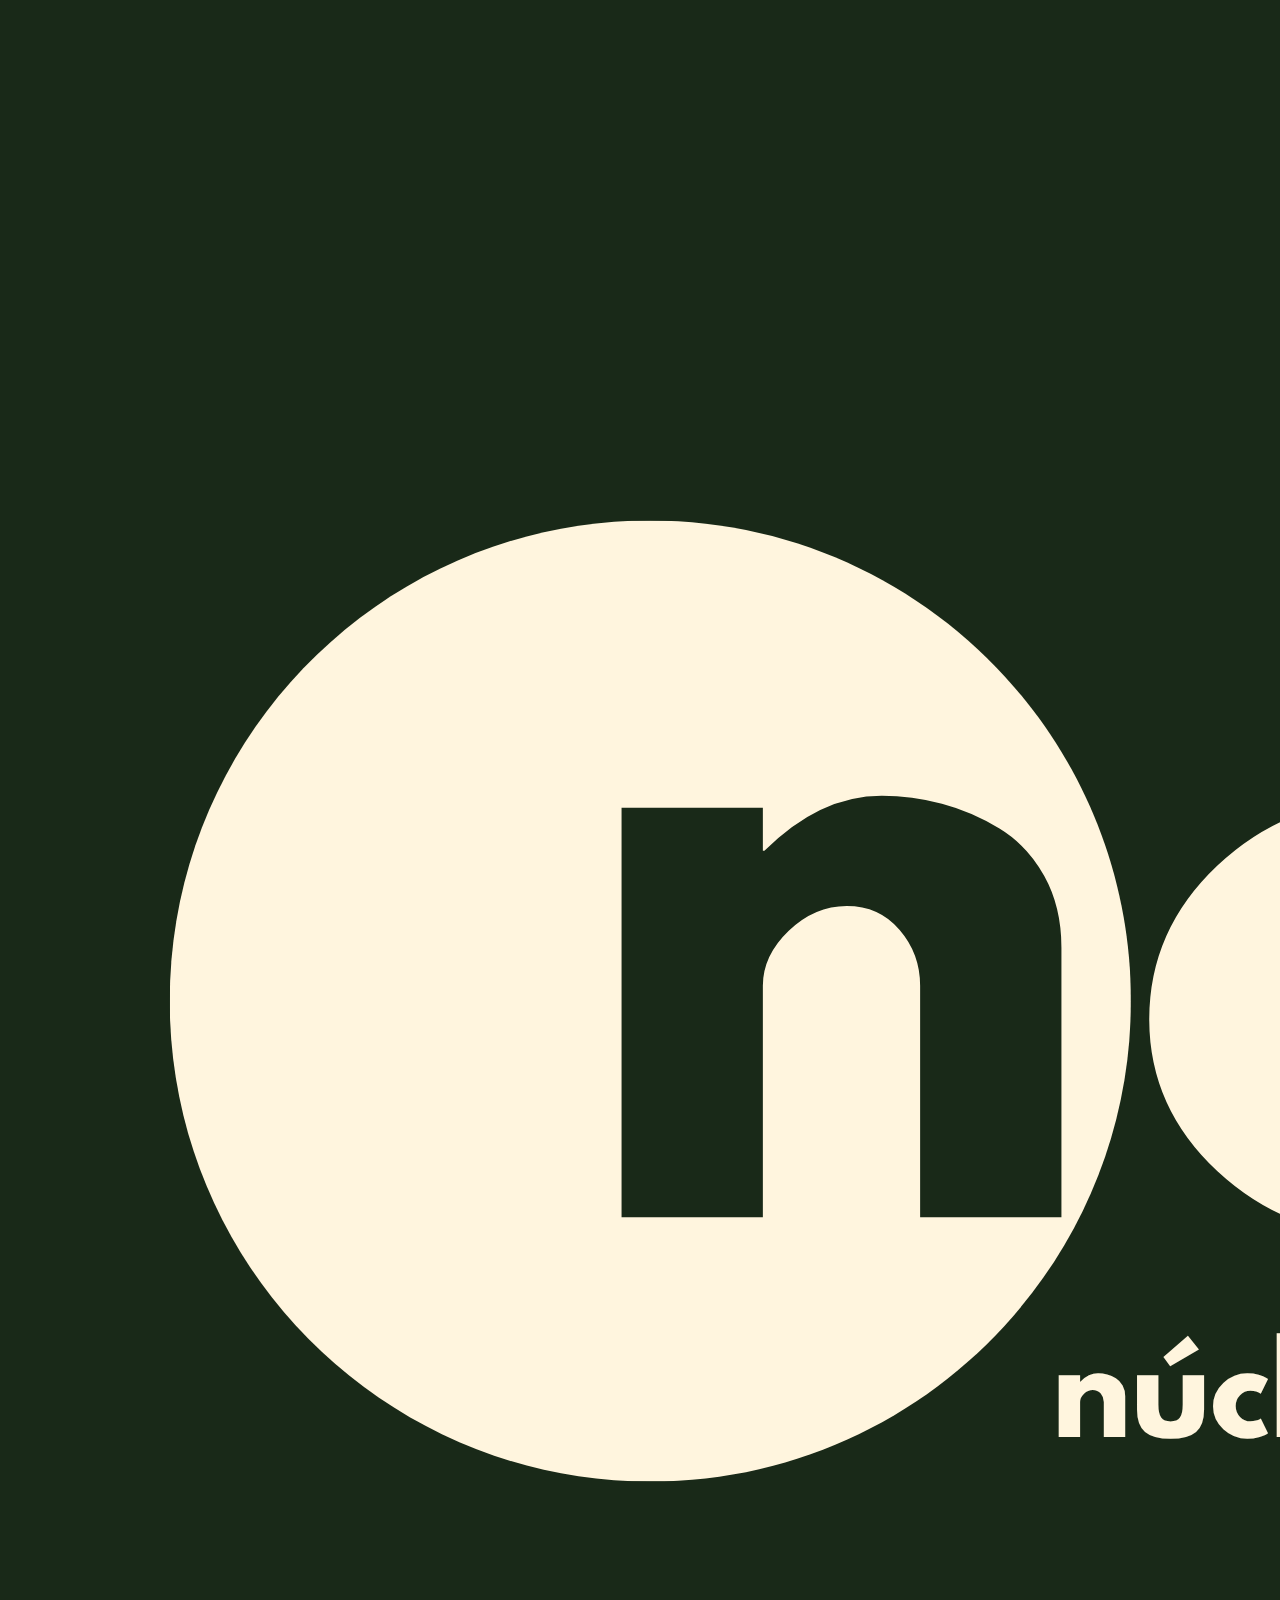
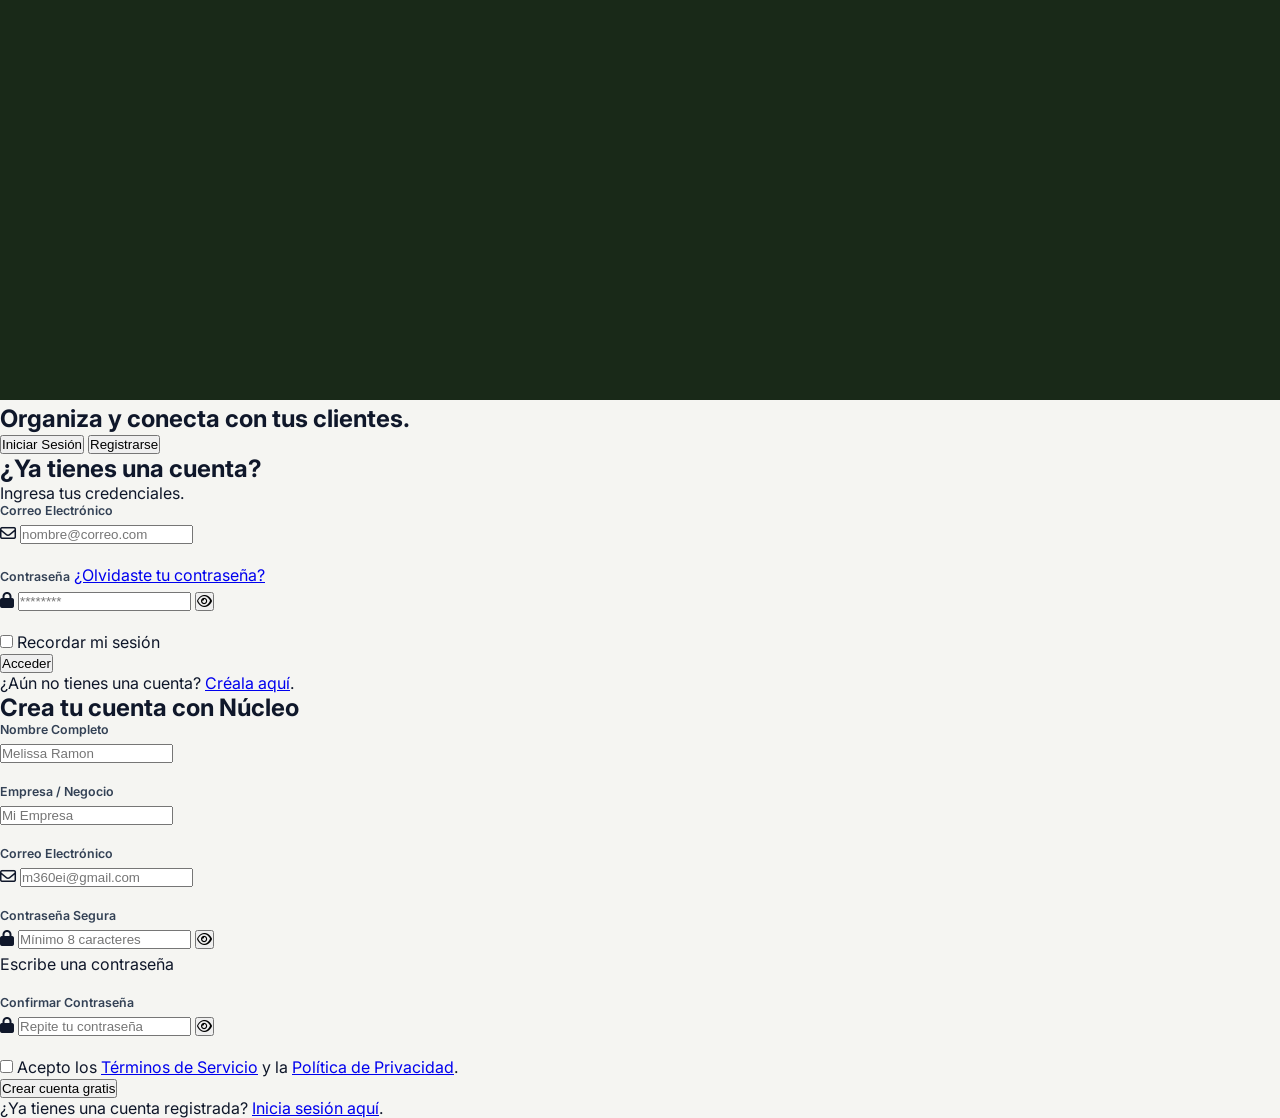
<file: index.html>
<!DOCTYPE html>
<html lang="es">

<head>
    <meta charset="UTF-8">
    <meta name="viewport" content="width=device-width, initial-scale=1.0">
    <title>Núcleo CRM</title>
    <meta name="description"
        content="Plataforma de gestión de clientes Núcleo CRM. Inicia sesión o crea tu cuenta para potenciar tu negocio.">
    <link rel="preconnect" href="https://fonts.googleapis.com">
    <link rel="preconnect" href="https://fonts.gstatic.com" crossorigin>
    <link
        href="https://fonts.googleapis.com/css2?family=Inter:wght@300;400;500;600;700&family=Outfit:wght@400;500;600;700;800&display=swap"
        rel="stylesheet">
    <link rel="stylesheet" href="https://cdnjs.cloudflare.com/ajax/libs/font-awesome/6.4.0/css/all.min.css">
    <link rel="stylesheet" href="styles.css">
</head>

<body>

    <div id="toast-container" class="toast-container"></div>

    <main class="app-container" id="auth-app">

        <section class="brand-showroom">
            <div class="showroom-overlay"></div>
            <div class="showroom-header-bar">
                <div class="brand-hero-logo">
                    <img src="assets/logo.png" alt="Núcleo Logo" class="showroom-logo-img">
                </div>
            </div>
            <div class="showroom-hero-content">
                <h1 class="brand-title">Organiza y conecta con tus clientes.</h1>
            </div>
        </section>

        <section class="auth-box-wrapper">
            <div class="auth-card">

                <div class="auth-header">
                    <div class="auth-tabs" role="tablist">
                        <button class="tab-btn active" id="tab-login" onclick="switchTab('login')">
                            Iniciar Sesión
                        </button>
                        <button class="tab-btn" id="tab-register" onclick="switchTab('register')">
                            Registrarse
                        </button>
                    </div>
                </div>

                <div class="auth-view active" id="login-view">
                    <div class="view-header">
                        <h2>¿Ya tienes una cuenta?</h2>
                        <p>Ingresa tus credenciales.</p>
                    </div>

                    <form id="login-form" onsubmit="handleLogin(event)" novalidate>
                        <div class="form-group">
                            <label for="login-email">Correo Electrónico</label>
                            <div class="input-wrapper">
                                <i class="input-icon fa-regular fa-envelope"></i>
                                <input type="email" id="login-email" placeholder="nombre@correo.com" required
                                    autocomplete="email">
                            </div>
                            <span class="error-msg" id="login-email-error"></span>
                        </div>

                        <div class="form-group">
                            <div class="label-row">
                                <label for="login-password">Contraseña</label>
                                <a href="#" class="forgot-link" onclick="openForgotModal(event)">¿Olvidaste tu
                                    contraseña?</a>
                            </div>
                            <div class="input-wrapper">
                                <i class="input-icon fa-solid fa-lock"></i>
                                <input type="password" id="login-password" placeholder="********" required
                                    autocomplete="current-password">
                                <button type="button" class="toggle-password"
                                    onclick="togglePasswordVisibility('login-password', this)">
                                    <i class="fa-regular fa-eye"></i>
                                </button>
                            </div>
                            <span class="error-msg" id="login-password-error"></span>
                        </div>

                        <div class="form-options">
                            <label class="custom-checkbox">
                                <input type="checkbox" id="remember-me">
                                <span class="checkmark"></span>
                                Recordar mi sesión
                            </label>
                        </div>

                        <button type="submit" class="btn btn-primary" id="btn-login-submit">
                            <span>Acceder</span>
                            <div class="spinner" id="login-spinner"></div>
                        </button>

                        <p class="auth-footer-text">
                            ¿Aún no tienes una cuenta?
                            <a href="#" onclick="switchTab('register'); return false;">Créala aquí</a>.
                        </p>
                    </form>
                </div>

                <div class="auth-view" id="register-view">
                    <div class="view-header">
                        <h2>Crea tu cuenta con Núcleo</h2>
                    </div>

                    <form id="register-form" onsubmit="handleRegister(event)" novalidate>
                        <div class="form-row">
                            <div class="form-group">
                                <label for="reg-fullname">Nombre Completo</label>
                                <div class="input-wrapper">
                                    <input type="text" id="reg-fullname" placeholder="Melissa Ramon" required
                                        autocomplete="name">
                                </div>
                                <span class="error-msg" id="reg-fullname-error"></span>
                            </div>

                            <div class="form-group">
                                <label for="reg-company">Empresa / Negocio</label>
                                <div class="input-wrapper">
                                    <input type="text" id="reg-company" placeholder="Mi Empresa" required>
                                </div>
                                <span class="error-msg" id="reg-company-error"></span>
                            </div>
                        </div>

                        <div class="form-group">
                            <label for="reg-email">Correo Electrónico</label>
                            <div class="input-wrapper">
                                <i class="input-icon fa-regular fa-envelope"></i>
                                <input type="email" id="reg-email" placeholder="m360ei@gmail.com" required
                                    autocomplete="email">
                            </div>
                            <span class="error-msg" id="reg-email-error"></span>
                        </div>

                        <div class="form-group">
                            <label for="reg-password">Contraseña Segura</label>
                            <div class="input-wrapper">
                                <i class="input-icon fa-solid fa-lock"></i>
                                <input type="password" id="reg-password" placeholder="Mínimo 8 caracteres" required
                                    oninput="evaluatePasswordStrength(this.value)">
                                <button type="button" class="toggle-password"
                                    onclick="togglePasswordVisibility('reg-password', this)">
                                    <i class="fa-regular fa-eye"></i>
                                </button>
                            </div>

                            <div class="strength-meter-wrapper" id="strength-container">
                                <div class="strength-bars">
                                    <div class="bar" id="bar-1"></div>
                                    <div class="bar" id="bar-2"></div>
                                    <div class="bar" id="bar-3"></div>
                                    <div class="bar" id="bar-4"></div>
                                </div>
                                <span class="strength-label" id="strength-text">Escribe una contraseña</span>
                            </div>
                            <span class="error-msg" id="reg-password-error"></span>
                        </div>

                        <div class="form-group">
                            <label for="reg-confirm-password">Confirmar Contraseña</label>
                            <div class="input-wrapper">
                                <i class="input-icon fa-solid fa-lock"></i>
                                <input type="password" id="reg-confirm-password" placeholder="Repite tu contraseña"
                                    required autocomplete="new-password">
                                <button type="button" class="toggle-password"
                                    onclick="togglePasswordVisibility('reg-confirm-password', this)">
                                    <i class="fa-regular fa-eye"></i>
                                </button>
                            </div>
                            <span class="error-msg" id="reg-confirm-password-error"></span>
                        </div>

                        <div class="form-options">
                            <label class="custom-checkbox">
                                <input type="checkbox" id="reg-terms" required>
                                <span class="checkmark"></span>
                                Acepto los <a href="#"
                                    onclick="showToast('Términos de servicio de Núcleo CRM: Uso exclusivo para administración de pólizas.', 'info'); return false;">Términos de
                                    Servicio</a> y la <a href="#"
                                    onclick="showToast('Política de privacidad: Sus datos están protegidos bajo cifrado.', 'info'); return false;">Política de
                                    Privacidad</a>.
                            </label>
                            <span class="error-msg" id="reg-terms-error"></span>
                        </div>

                        <button type="submit" class="btn btn-primary" id="btn-register-submit">
                            <span>Crear cuenta gratis</span>
                            <div class="spinner" id="register-spinner"></div>
                        </button>

                        <p class="auth-footer-text">
                            ¿Ya tienes una cuenta registrada?
                            <a href="#" onclick="switchTab('login'); return false;">Inicia sesión aquí</a>.
                        </p>
                    </form>
                </div>
            </div>
        </section>
    </main>

    <footer class="app-footer">
        <p>© 2026 Núcleo Inc. Todos los derechos reservados.</p>
    </footer>


    <div class="modal-overlay" id="forgot-modal">
        <div class="modal-card">
            <button class="modal-close" onclick="closeForgotModal()"><i class="fa-solid fa-xmark"></i></button>
            <div class="modal-header">
                <div class="modal-icon-badge">
                    <i class="fa-solid fa-key"></i>
                </div>
                <h3>Recuperar Contraseña</h3>
                <p>Ingresa tu correo asociado y te enviaremos las instrucciones de restablecimiento.</p>
            </div>

            <form onsubmit="handleForgotSubmit(event)">
                <div class="form-group">
                    <label for="forgot-email">Correo Electrónico</label>
                    <div class="input-wrapper">
                        <i class="input-icon fa-regular fa-envelope"></i>
                        <input type="email" id="forgot-email" placeholder="tu-correo@empresa.com" required>
                    </div>
                </div>

                <div class="modal-actions">
                    <button type="button" class="btn btn-secondary" onclick="closeForgotModal()">Cancelar</button>
                    <button type="submit" class="btn btn-primary">Enviar Enlace</button>
                </div>
            </form>
        </div>
    </div>

    <script src="app.js"></script>
</body>

</html>
</file>
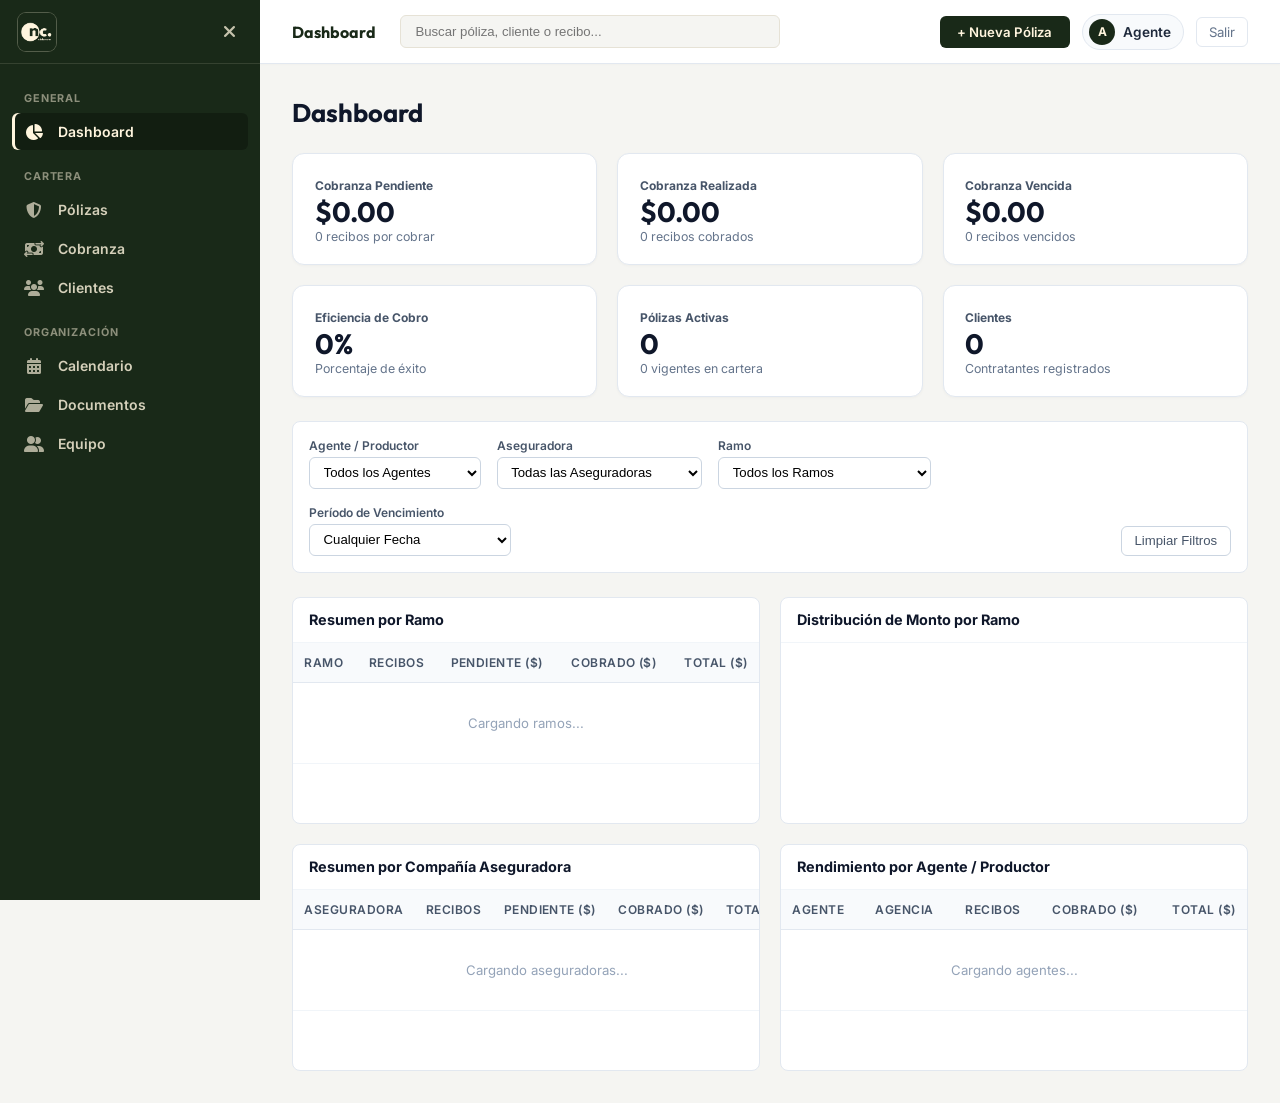
<file: dashboard.html>
<!DOCTYPE html>
<html lang="es">

<head>
    <meta charset="UTF-8">
    <meta name="viewport" content="width=device-width, initial-scale=1.0">
    <title>Núcleo CRM - Plataforma Integral de Seguros y Cobranza</title>
    <!-- FontAwesome para Iconos -->
    <link rel="stylesheet" href="https://cdnjs.cloudflare.com/ajax/libs/font-awesome/6.4.0/css/all.min.css">
    <!-- Fuentes Google -->
    <link rel="preconnect" href="https://fonts.googleapis.com">
    <link rel="preconnect" href="https://fonts.gstatic.com" crossorigin>
    <link
        href="https://fonts.googleapis.com/css2?family=Inter:wght@400;500;600;700&family=Outfit:wght@600;700;800&display=swap"
        rel="stylesheet">
    <link rel="stylesheet" href="styles.css">
</head>

<body class="dashboard-body">

    <!-- Toast Notifications Container -->
    <div id="toast-container" class="toast-container"></div>

    <!-- BARRA LATERAL (SIDEBAR) -->
    <aside class="sidebar" id="sidebar">
        <!-- Encabezado de la barra lateral -->
        <div class="sidebar-header">
            <div class="sidebar-logo">
                <img src="assets/logo.png" alt="Núcleo CRM" class="brand-logo-img">
            </div>

            <div class="collapsed-logo-text">
                <img src="assets/logo.png" alt="Núcleo CRM" style="height: 28px; width: 28px; border-radius: 6px;">
            </div>

            <button class="sidebar-toggle-btn" id="sidebarToggle" onclick="toggleSidebar()" title="Contraer/Expandir">
                <i class="fa-solid fa-bars icon-bars"></i>
                <i class="fa-solid fa-xmark icon-close"></i>
            </button>
        </div>

        <!-- Contenido Interno -->
        <div class="sidebar-content">
            <!-- Navegación Principal -->
            <div class="sidebar-section-title">GENERAL</div>
            <nav class="sidebar-nav">
                <a href="javascript:void(0)" class="nav-item active" id="nav-dashboard"
                    onclick="switchView('dashboard')" title="Dashboard Ejecutivo">
                    <i class="fa-solid fa-chart-pie"></i>
                    <span class="nav-text">Dashboard</span>
                </a>
            </nav>

            <div class="sidebar-section-title">CARTERA</div>
            <nav class="sidebar-nav">
                <a href="javascript:void(0)" class="nav-item" id="nav-polizas" onclick="switchView('polizas')"
                    title="Pólizas">
                    <i class="fa-solid fa-shield-halved"></i>
                    <span class="nav-text">Pólizas</span>
                </a>
                <a href="javascript:void(0)" class="nav-item" id="nav-cobranza" onclick="switchView('cobranza')"
                    title="Cobranza y Pagos">
                    <i class="fa-solid fa-money-bill-transfer"></i>
                    <span class="nav-text">Cobranza</span>
                </a>
                <a href="javascript:void(0)" class="nav-item" id="nav-clientes" onclick="switchView('clientes')"
                    title="Clientes">
                    <i class="fa-solid fa-users"></i>
                    <span class="nav-text">Clientes</span>
                </a>
            </nav>

            <div class="sidebar-section-title">ORGANIZACIÓN</div>
            <nav class="sidebar-nav">
                <a href="javascript:void(0)" class="nav-item" id="nav-calendario" onclick="switchView('calendario')"
                    title="Calendario y Tareas">
                    <i class="fa-solid fa-calendar-days"></i>
                    <span class="nav-text">Calendario</span>
                </a>
                <a href="javascript:void(0)" class="nav-item" id="nav-documentos" onclick="switchView('documentos')"
                    title="Expediente Digital">
                    <i class="fa-solid fa-folder-open"></i>
                    <span class="nav-text">Documentos</span>
                </a>
                <a href="javascript:void(0)" class="nav-item" id="nav-settings" onclick="switchView('settings')"
                    title="Equipo y Colaboradores">
                    <i class="fa-solid fa-user-group"></i>
                    <span class="nav-text">Equipo</span>
                </a>
            </nav>
        </div>
    </aside>

    <!-- CONTENEDOR DERECHO -->
    <div class="page-container">
        <!-- Header superior minimalista -->
        <header class="top-header">
            <div class="top-header-left">
                <button class="sidebar-toggle-btn d-md-none" onclick="toggleMobileSidebar()" style="display: none;"
                    id="mobileToggle">
                    <i class="fa-solid fa-bars"></i>
                </button>
                <div class="breadcrumb-title" id="breadcrumb-title">
                    Dashboard
                </div>
                <div class="header-search">
                    <input type="text" id="sidebar-global-search" placeholder="Buscar póliza, cliente o recibo..."
                        oninput="handleGlobalSearch(this.value)">
                </div>
            </div>

            <div class="user-nav">
                <button class="btn-header-new" onclick="openModalNuevaPoliza()">+ Nueva Póliza</button>

                <div class="user-badge">
                    <div class="user-avatar" id="user-avatar-char">U</div>
                    <span class="user-name" id="user-display-name">Usuario</span>
                </div>
                <a href="javascript:void(0)" onclick="logoutUser()" class="btn-logout" title="Cerrar Sesión">
                    Salir
                </a>
            </div>
        </header>

        <!-- Main Workspace -->
        <main class="workspace-main">

            <!-- ============================================================ -->
            <!-- 1. VISTA DASHBOARD -->
            <!-- ============================================================ -->
            <section id="view-dashboard" class="view-panel active">
                <div class="workspace-title-bar">
                    <h1 id="welcome-title">Dashboard</h1>
                </div>

                <!-- KPI Grid Principal -->
                <!-- KPI Grid Principal Minimalista -->
                <div class="kpi-grid">
                    <div class="kpi-card">
                        <span class="kpi-label">Cobranza Pendiente</span>
                        <div class="kpi-value" id="kpi-pendiente-monto">$0.00</div>
                        <div class="kpi-subtext" id="kpi-pendiente-cant">0 recibos por cobrar</div>
                    </div>

                    <div class="kpi-card">
                        <span class="kpi-label">Cobranza Realizada</span>
                        <div class="kpi-value" id="kpi-realizada-monto">$0.00</div>
                        <div class="kpi-subtext" id="kpi-realizada-cant">0 recibos cobrados</div>
                    </div>

                    <div class="kpi-card">
                        <span class="kpi-label">Cobranza Vencida</span>
                        <div class="kpi-value kpi-val-alert" id="kpi-vencida-monto">$0.00</div>
                        <div class="kpi-subtext" id="kpi-vencida-cant">0 recibos vencidos</div>
                    </div>

                    <div class="kpi-card">
                        <span class="kpi-label">Eficiencia de Cobro</span>
                        <div class="kpi-value" id="kpi-eficiencia">0%</div>
                        <div class="kpi-subtext">Porcentaje de éxito</div>
                    </div>

                    <div class="kpi-card">
                        <span class="kpi-label">Pólizas Activas</span>
                        <div class="kpi-value" id="kpi-total-polizas">0</div>
                        <div class="kpi-subtext" id="kpi-polizas-subtext">0 vigentes en cartera</div>
                    </div>

                    <div class="kpi-card">
                        <span class="kpi-label">Clientes</span>
                        <div class="kpi-value" id="kpi-total-clientes">0</div>
                        <div class="kpi-subtext">Contratantes registrados</div>
                    </div>
                </div>

                <!-- Recordatorios de Cobranza y Renovaciones -->
                <div class="alerts-panel" id="panel-alertas-urgentes" style="display: none;">
                    <div class="alerts-panel-header">
                        <div>
                            <h3>Recordatorios y Vencimientos</h3>
                            <p class="alerts-subtext">Cobros (1 semana antes y día de pago) · Renovaciones (1 mes antes)</p>
                        </div>
                        <span class="alerts-counter-badge" id="alertas-contador">0 recordatorios</span>
                    </div>
                    <div class="urgent-items-list" id="lista-alertas-urgentes"></div>
                </div>

                <!-- Filtros del Dashboard Minimalistas -->
                <div class="toolbar-card">
                    <div class="toolbar-flex">
                        <div class="filters-group">
                            <div class="filter-item">
                                <label>Agente / Productor</label>
                                <select class="filter-select" id="filter-agente" onchange="handleFilterChange()">
                                    <option value="todos">Todos los Agentes</option>
                                </select>
                            </div>
                            <div class="filter-item">
                                <label>Aseguradora</label>
                                <select class="filter-select" id="filter-aseguradora" onchange="handleFilterChange()">
                                    <option value="todas">Todas las Aseguradoras</option>
                                </select>
                            </div>
                            <div class="filter-item">
                                <label>Ramo</label>
                                <select class="filter-select" id="filter-ramo" onchange="handleFilterChange()">
                                    <option value="todos">Todos los Ramos</option>
                                    <option value="Autos">Autos</option>
                                    <option value="Gastos Médicos Mayores">Gastos Médicos Mayores</option>
                                    <option value="Vida">Vida</option>
                                    <option value="Daños">Daños</option>
                                    <option value="Hogar">Hogar</option>
                                </select>
                            </div>
                            <div class="filter-item">
                                <label>Período de Vencimiento</label>
                                <select class="filter-select" id="filter-periodo" onchange="toggleCustomDateFields()">
                                    <option value="todas">Cualquier Fecha</option>
                                    <option value="hoy">Vence Hoy</option>
                                    <option value="ultimos_7">Últimos 7 días</option>
                                    <option value="esta_semana">Esta Semana</option>
                                    <option value="este_mes">Este Mes</option>
                                    <option value="personalizado">Rango Personalizado...</option>
                                </select>
                            </div>
                            <div class="filter-item" id="date-range-inputs" style="display: none;">
                                <label>Rango de Fechas</label>
                                <div style="display: flex; gap: 6px;">
                                    <input type="date" id="filter-fecha-inicio" class="filter-select"
                                        onchange="handleFilterChange()">
                                    <input type="date" id="filter-fecha-fin" class="filter-select"
                                        onchange="handleFilterChange()">
                                </div>
                            </div>
                        </div>
                        <button class="btn-clean" onclick="resetFilters()">
                            Limpiar Filtros
                        </button>
                    </div>
                </div>

                <!-- Gráficos y Tablas del Dashboard -->
                <div class="dashboard-grid-2col">
                    <!-- Resumen por Ramo -->
                    <div class="content-card">
                        <div class="card-header">
                            <h3>Resumen por Ramo</h3>
                        </div>
                        <div class="card-body p-0">
                            <table class="custom-table">
                                <thead>
                                    <tr>
                                        <th>RAMO</th>
                                        <th>RECIBOS</th>
                                        <th>PENDIENTE ($)</th>
                                        <th>COBRADO ($)</th>
                                        <th>TOTAL ($)</th>
                                    </tr>
                                </thead>
                                <tbody id="ramo-metrics-body">
                                    <tr>
                                        <td colspan="5" style="text-align:center; padding: 2rem; color: #94a3b8;">
                                            Cargando ramos...</td>
                                    </tr>
                                </tbody>
                            </table>
                        </div>
                    </div>

                    <!-- Distribución Visual por Ramo -->
                    <div class="content-card">
                        <div class="card-header">
                            <h3>Distribución de Monto por Ramo</h3>
                        </div>
                        <div class="card-body" id="ramo-bars-container"
                            style="display: flex; flex-direction: column; gap: 15px; justify-content: center;">
                            <!-- Barras generadas en JS -->
                        </div>
                    </div>

                    <!-- Resumen por Aseguradora -->
                    <div class="content-card">
                        <div class="card-header">
                            <h3>Resumen por Compañía Aseguradora</h3>
                        </div>
                        <div class="card-body p-0">
                            <table class="custom-table">
                                <thead>
                                    <tr>
                                        <th>ASEGURADORA</th>
                                        <th>RECIBOS</th>
                                        <th>PENDIENTE ($)</th>
                                        <th>COBRADO ($)</th>
                                        <th>TOTAL ($)</th>
                                    </tr>
                                </thead>
                                <tbody id="aseguradora-metrics-body">
                                    <tr>
                                        <td colspan="5" style="text-align:center; padding: 2rem; color: #94a3b8;">
                                            Cargando aseguradoras...</td>
                                    </tr>
                                </tbody>
                            </table>
                        </div>
                    </div>

                    <!-- Métricas por Agente / Productor -->
                    <div class="content-card">
                        <div class="card-header">
                            <h3>Rendimiento por Agente / Productor</h3>
                        </div>
                        <div class="card-body p-0">
                            <table class="custom-table">
                                <thead>
                                    <tr>
                                        <th>AGENTE</th>
                                        <th>AGENCIA</th>
                                        <th>RECIBOS</th>
                                        <th>COBRADO ($)</th>
                                        <th>TOTAL ($)</th>
                                    </tr>
                                </thead>
                                <tbody id="agente-metrics-body">
                                    <tr>
                                        <td colspan="5" style="text-align:center; padding: 2rem; color: #94a3b8;">
                                            Cargando agentes...</td>
                                    </tr>
                                </tbody>
                            </table>
                        </div>
                    </div>
                </div>
            </section>


            <!-- ============================================================ -->
            <!-- 2. VISTA DE PÓLIZAS -->
            <!-- ============================================================ -->
            <section id="view-polizas" class="view-panel">
                <div class="view-header-bar">
                    <div class="title-group">
                        <h2>Pólizas</h2>
                    </div>
                    <div class="header-action-buttons">
                        <button class="btn-primary-action" onclick="openModalNuevaPoliza()">
                            Nueva Póliza
                        </button>
                    </div>
                </div>

                <!-- Barra de Búsqueda y Filtros de Pólizas -->
                <div class="toolbar-card">
                    <div class="toolbar-flex">
                        <div class="filters-group" style="flex: 1;">
                            <div class="filter-item" style="flex: 1; min-width: 220px;">
                                <label>Buscar Póliza</label>
                                <input type="text" id="polizas-search" class="form-control"
                                    placeholder="No. Póliza, cliente o aseguradora..." oninput="filterPolizasTable()">
                            </div>
                            <div class="filter-item">
                                <label>Estatus Póliza</label>
                                <select class="filter-select" id="polizas-filter-estado"
                                    onchange="filterPolizasTable()">
                                    <option value="todos">Todos los Estados</option>
                                    <option value="activa">Vigentes (Al Corriente)</option>
                                    <option value="vencida">Vencidas (Con Adeudo / Expiradas)</option>
                                    <option value="cancelada">Canceladas</option>
                                </select>
                            </div>
                            <div class="filter-item">
                                <label>Ramo</label>
                                <select class="filter-select" id="polizas-filter-ramo" onchange="filterPolizasTable()">
                                    <option value="todos">Todos los Ramos</option>
                                    <option value="Gastos Médicos Mayores">Gastos Médicos Mayores</option>
                                    <option value="Vida">Vida</option>
                                    <option value="Auto">Auto</option>
                                    <option value="Daños">Daños</option>
                                    <option value="Hogar">Hogar</option>
                                </select>
                            </div>
                            <div class="filter-item">
                                <label>Aseguradora</label>
                                <select class="filter-select" id="polizas-filter-aseguradora"
                                    onchange="filterPolizasTable()">
                                    <option value="todas">Todas</option>
                                </select>
                            </div>
                        </div>
                        <button class="btn-clean" onclick="exportarPolizasCSV()" title="Descargar reporte en Excel">
                            <span>Exportar Excel</span>
                        </button>
                    </div>
                </div>

                <!-- Tabla de Pólizas (Vista Limpia y Mínima) -->
                <div class="content-card">
                    <div class="card-body p-0">
                        <table class="custom-table" id="tabla-polizas">
                            <thead>
                                <tr>
                                    <th>PÓLIZA</th>
                                    <th>CONTRATANTE</th>
                                    <th>RAMO</th>
                                    <th>ASEGURADORA</th>
                                    <th>ESTATUS</th>
                                    <th style="text-align: right;">ACCIONES</th>
                                </tr>
                            </thead>
                            <tbody id="polizas-table-body">
                                <tr>
                                    <td colspan="6" style="text-align: center; padding: 2.5rem; color: #94a3b8;">
                                        Cargando pólizas...</td>
                                </tr>
                            </tbody>
                        </table>
                    </div>
                </div>
            </section>


            <!-- ============================================================ -->
            <!-- 3. VISTA DE COBRANZA Y PAGOS -->
            <!-- ============================================================ -->
            <section id="view-cobranza" class="view-panel">
                <div class="view-header-bar">
                    <div class="title-group">
                        <h2>Cobranza</h2>
                    </div>
                </div>

                <!-- KPIs Rápidos de Cobranza -->
                <div class="kpi-grid" style="margin-bottom: 1rem;">
                    <div class="kpi-card">
                        <div class="kpi-top">
                            <span class="kpi-label">PENDIENTES DE PAGO</span>
                            <div class="kpi-icon-box amber"><i class="fa-solid fa-clock"></i></div>
                        </div>
                        <div class="kpi-value" id="cobranza-kpi-pendiente">$0.00</div>
                        <div class="kpi-subtext" id="cobranza-kpi-pendiente-sub">0 recibos</div>
                    </div>

                    <div class="kpi-card">
                        <div class="kpi-top">
                            <span class="kpi-label">PAGOS REALIZADOS</span>
                            <div class="kpi-icon-box emerald"><i class="fa-solid fa-circle-check"></i></div>
                        </div>
                        <div class="kpi-value" id="cobranza-kpi-realizada">$0.00</div>
                        <div class="kpi-subtext" id="cobranza-kpi-realizada-sub">0 cobrados</div>
                    </div>

                    <div class="kpi-card">
                        <div class="kpi-top">
                            <span class="kpi-label">PAGOS VENCIDOS (URGENTE)</span>
                            <div class="kpi-icon-box rose"><i class="fa-solid fa-triangle-exclamation"></i></div>
                        </div>
                        <div class="kpi-value" id="cobranza-kpi-vencida" style="color: #e11d48;">$0.00</div>
                        <div class="kpi-subtext" id="cobranza-kpi-vencida-sub">0 en mora</div>
                    </div>
                </div>

                <!-- Filtros y Búsqueda de Cobranza -->
                <div class="toolbar-card">
                    <div class="toolbar-flex">
                        <div class="filters-group" style="flex: 1;">
                            <div class="filter-item" style="flex: 1; min-width: 220px;">
                                <label>Buscar Recibo o Cliente</label>
                                <input type="text" id="cobranza-search" class="form-control"
                                    placeholder="Buscar por cliente, póliza o recibo..." oninput="loadCobranzas()">
                            </div>
                            <div class="filter-item">
                                <label>Estado del Recibo</label>
                                <select class="filter-select" id="cobranza-filter-estado" onchange="loadCobranzas()">
                                    <option value="todos">Todos los Estados</option>
                                    <option value="pendiente">Pendientes</option>
                                    <option value="vencida">Vencidos (En Mora)</option>
                                    <option value="realizada">Realizados (Pagados)</option>
                                </select>
                            </div>
                            <div class="filter-item">
                                <label>Período</label>
                                <select class="filter-select" id="cobranza-filter-periodo" onchange="loadCobranzas()">
                                    <option value="todos">Cualquier Fecha</option>
                                    <option value="hoy">Vence Hoy</option>
                                    <option value="esta_semana">Esta Semana</option>
                                    <option value="este_mes">Este Mes</option>
                                </select>
                            </div>
                        </div>
                        <div style="display: flex; gap: 8px;">
                            <button class="btn-clean" onclick="exportarCobranzaCSV()" title="Descargar cobranza en Excel">
                                <span>Exportar Excel</span>
                            </button>
                            <button class="btn-clean" onclick="resetCobranzaFilters()">
                                <span>Limpiar</span>
                            </button>
                        </div>
                    </div>
                </div>

                <!-- Tabla de Recibos de Cobranza -->
                <div class="content-card">
                    <div class="card-body p-0">
                        <table class="custom-table" id="tabla-cobranzas">
                            <thead>
                                <tr>
                                    <th>RECIBO</th>
                                    <th>PÓLIZA / ASEGURADORA</th>
                                    <th>CLIENTE (CONTRATANTE)</th>
                                    <th>MONTO</th>
                                    <th>VENCIMIENTO</th>
                                    <th>PLAZO / DÍAS</th>
                                    <th>ESTADO</th>
                                    <th>FECHA Y MÉTODO DE PAGO</th>
                                    <th>COMPROBANTE</th>
                                    <th style="text-align: right;">ACCIONES</th>
                                </tr>
                            </thead>
                            <tbody id="cobranzas-table-body">
                                <tr>
                                    <td colspan="10" style="text-align: center; padding: 2.5rem; color: #94a3b8;">
                                        Cargando recibos de cobranza...</td>
                                </tr>
                            </tbody>
                        </table>
                    </div>
                </div>
            </section>


            <!-- ============================================================ -->
            <!-- 4. VISTA DE CLIENTES (CONTRATANTES) -->
            <!-- ============================================================ -->
            <section id="view-clientes" class="view-panel">
                <div class="view-header-bar">
                    <div class="title-group">
                        <h2>Clientes</h2>
                    </div>
                    <div class="header-action-buttons">
                        <button class="btn-primary-action" onclick="openModalNuevoCliente()">
                            Nuevo Cliente
                        </button>
                    </div>
                </div>

                <!-- Buscador de Clientes -->
                <div class="toolbar-card">
                    <div class="toolbar-flex">
                        <div class="filters-group" style="flex: 1;">
                            <div class="filter-item" style="flex: 1; min-width: 280px;">
                                <label>Buscar Contratante</label>
                                <input type="text" id="clientes-search" class="form-control"
                                    placeholder="Buscar por nombre, RFC, teléfono, WhatsApp o email..."
                                    oninput="loadClientes()">
                            </div>
                        </div>
                        <div style="display: flex; align-items: center; gap: 12px;">
                            <button class="btn-clean" onclick="exportarClientesCSV()" title="Descargar clientes en Excel">
                                <span>Exportar Excel</span>
                            </button>
                            <div style="font-size: 0.85rem; font-weight: 600; color: #475569;" id="clientes-counter">
                                0 clientes registrados
                            </div>
                        </div>
                    </div>
                </div>

                <!-- Grid de Tarjetas de Clientes -->
                <div class="client-cards-grid" id="clientes-grid-container">
                    <div style="grid-column: 1/-1; text-align: center; padding: 3rem; color: #94a3b8;">
                        Cargando clientes...
                    </div>
                </div>
            </section>


            <!-- ============================================================ -->
            <!-- 5. VISTA DE EXPEDIENTE DIGITAL / DOCUMENTOS -->
            <!-- ============================================================ -->
            <section id="view-documentos" class="view-panel">
                <div class="view-header-bar">
                    <div class="title-group">
                        <h2>Documentos</h2>
                    </div>
                    <div class="header-action-buttons">
                        <button class="btn-primary-action" onclick="openModalUploadDoc()">
                            Subir Documento
                        </button>
                    </div>
                </div>

                <!-- Filtros de Documentos -->
                <div class="toolbar-card">
                    <div class="toolbar-flex">
                        <div class="filters-group" style="flex: 1;">
                            <div class="filter-item" style="flex: 1; min-width: 250px;">
                                <label>Buscar Archivo</label>
                                <input type="text" id="docs-search" class="form-control"
                                    placeholder="Buscar por título, nombre de archivo o cliente..."
                                    oninput="loadDocumentos()">
                            </div>
                            <div class="filter-item">
                                <label>Tipo de Documento</label>
                                <select class="filter-select" id="docs-filter-tipo" onchange="loadDocumentos()">
                                    <option value="todos">Todos los Documentos</option>
                                    <option value="poliza">Carátulas de Póliza</option>
                                    <option value="identificacion">Identificación Oficial (INE/Pasaporte)</option>
                                    <option value="csf">Constancia de Sit. Fiscal (CSF)</option>
                                    <option value="comprobante_pago">Comprobantes de Pago</option>
                                    <option value="comprobante_domicilio">Comprobantes de Domicilio</option>
                                    <option value="otro">Otros Archivos</option>
                                </select>
                            </div>
                        </div>
                        <div style="font-size: 0.85rem; font-weight: 600; color: #475569;" id="docs-counter">
                            0 archivos en expediente
                        </div>
                    </div>
                </div>

                <!-- Grid de Documentos -->
                <div class="docs-grid" id="documentos-grid-container">
                    <div style="grid-column: 1/-1; text-align: center; padding: 3rem; color: #94a3b8;">
                        Cargando expediente digital...
                    </div>
                </div>
            </section>


            <!-- ============================================================ -->
            <!-- 6. VISTA DE CALENDARIO, TAREAS Y RECORDATORIOS -->
            <!-- ============================================================ -->
            <section id="view-calendario" class="view-panel">
                <div class="view-header-bar">
                    <div class="title-group">
                        <h2>Calendario</h2>
                    </div>
                    <div class="header-action-buttons">
                        <button class="btn-primary-action" onclick="openModalNuevaTarea()">
                            + Nueva Tarea
                        </button>
                    </div>
                </div>

                <!-- Barra de Navegación y Filtros del Calendario -->
                <div class="cal-controls-card">
                    <div class="cal-controls-left">
                        <button type="button" class="btn-cal-nav" onclick="prevCalendarMonth()" title="Mes anterior">&larr;</button>
                        <h3 id="cal-current-month-label" class="cal-month-heading">Noviembre 2026</h3>
                        <button type="button" class="btn-cal-nav" onclick="nextCalendarMonth()" title="Mes siguiente">&rarr;</button>
                        <button type="button" class="btn-cal-today" onclick="goToCurrentCalendarMonth()">Hoy</button>
                    </div>

                    <div class="cal-controls-right">
                        <!-- Filtro por Contratante -->
                        <div class="cal-filter-wrap">
                            <label for="cal-filter-cliente">Contratante:</label>
                            <select id="cal-filter-cliente" class="filter-select" onchange="loadCalendarEvents()">
                                <option value="todos">Todos los Contratantes</option>
                            </select>
                        </div>

                        <!-- Filtro por Tipo de Evento -->
                        <div class="cal-filter-wrap">
                            <label for="cal-filter-tipo">Ver:</label>
                            <select id="cal-filter-tipo" class="filter-select" onchange="filterCalendarDisplay()">
                                <option value="todos">Todos los eventos</option>
                                <option value="tareas">Solo Tareas</option>
                                <option value="cobranza">Recordatorios de Pago</option>
                                <option value="renovaciones">Renovaciones</option>
                            </select>
                        </div>
                    </div>
                </div>

                <!-- Leyenda de colores minimalista -->
                <div class="cal-legend">
                    <span class="legend-item"><span class="legend-dot dot-tarea"></span> Tarea</span>
                    <span class="legend-item"><span class="legend-dot dot-aviso-7d"></span> Aviso de pago (1 semana)</span>
                    <span class="legend-item"><span class="legend-dot dot-pago-hoy"></span> Día de pago</span>
                    <span class="legend-item"><span class="legend-dot dot-renovacion"></span> Renovación (1 mes)</span>
                </div>

                <!-- Rejilla del Calendario Mensual -->
                <div class="cal-calendar-wrapper">
                    <div class="cal-weekdays-header">
                        <div>Lun</div>
                        <div>Mar</div>
                        <div>Mié</div>
                        <div>Jue</div>
                        <div>Vie</div>
                        <div>Sáb</div>
                        <div>Dom</div>
                    </div>
                    <div class="cal-days-grid" id="cal-days-grid">
                        <!-- Generado dinámicamente -->
                    </div>
                </div>

                <!-- Detalle del día seleccionado -->
                <div class="cal-day-details-panel" id="cal-day-details" style="display: none;">
                    <div class="cal-day-details-header">
                        <h4 id="cal-selected-day-title">Eventos del día</h4>
                        <button type="button" class="btn-clean" onclick="closeCalendarDayDetails()">Cerrar</button>
                    </div>
                    <div class="cal-day-events-list" id="cal-day-events-list"></div>
                </div>
            </section>


            <!-- ============================================================ -->
            <!-- 7. VISTA DE EQUIPO Y COLABORADORES (SENCILLO) -->
            <!-- ============================================================ -->
            <section id="view-settings" class="view-panel">
                <div class="view-header-bar">
                    <div class="title-group">
                        <h2>Equipo</h2>
                    </div>
                </div>

                <!-- Sub-pestañas -->
                <div class="settings-subtabs-nav">
                    <button class="settings-subtab active" id="subtab-btn-contactos" onclick="switchSettingsSubtab('contactos')">
                        Contactos de Apoyo
                    </button>
                    <button class="settings-subtab" id="subtab-btn-equipos" onclick="switchSettingsSubtab('equipos')">
                        Mi Equipo
                    </button>
                    <button class="settings-subtab" id="subtab-btn-empresa" onclick="switchSettingsSubtab('empresa')">
                        Datos de Empresa
                    </button>
                </div>

                <!-- PANEL 0: CONTACTOS DE APOYO (LISTA DE CONTACTOS) -->
                <div class="settings-tab-panel active" id="panel-settings-contactos">
                    <div class="toolbar-card">
                        <div class="toolbar-flex">
                            <div class="filters-group" style="flex: 1;">
                                <div class="filter-item" style="flex: 1; min-width: 240px;">
                                    <label>Buscar contacto</label>
                                    <input type="text" id="contactos-search" class="form-control"
                                        placeholder="Nombre, correo, teléfono, aseguradora o área..."
                                        oninput="filterContactosTable()">
                                </div>
                                <div class="filter-item">
                                    <label>Aseguradora</label>
                                    <select class="filter-select" id="contactos-filter-aseguradora" onchange="filterContactosTable()">
                                        <option value="todas">Todas</option>
                                    </select>
                                </div>
                                <div class="filter-item">
                                    <label>Área</label>
                                    <select class="filter-select" id="contactos-filter-area" onchange="filterContactosTable()">
                                        <option value="todas">Todas</option>
                                    </select>
                                </div>
                            </div>
                            <div style="display: flex; align-items: center; gap: 1rem;">
                                <span style="font-size: 0.85rem; font-weight: 600; color: #475569;" id="contactos-counter">0 contactos</span>
                                <button class="btn-primary-action" onclick="openModalContacto()">+ Agregar Contacto</button>
                            </div>
                        </div>
                    </div>

                    <div class="content-card" style="margin-bottom: 2rem;">
                        <div class="card-body p-0">
                            <table class="custom-table" id="tabla-contactos">
                                <thead>
                                    <tr>
                                        <th>NOMBRE</th>
                                        <th>CORREO</th>
                                        <th>TELÉFONO</th>
                                        <th>ASEGURADORA</th>
                                        <th>ÁREA</th>
                                        <th>NOTAS</th>
                                        <th style="text-align: right;">ACCIONES</th>
                                    </tr>
                                </thead>
                                <tbody id="contactos-table-body">
                                    <tr>
                                        <td colspan="7" style="text-align: center; padding: 2.5rem; color: #94a3b8;">Cargando contactos...</td>
                                    </tr>
                                </tbody>
                            </table>
                        </div>
                    </div>
                </div>

                <!-- PANEL 1: MI EQUIPO (ÁREAS Y COLABORADORES INVITADOS) -->
                <div class="settings-tab-panel" id="panel-settings-equipos">
                    <!-- KPIs Rápidos de Equipos -->
                    <div class="kpi-grid" style="margin-bottom: 1.5rem;">
                        <div class="kpi-card">
                            <span class="kpi-label">EQUIPOS ACTIVOS</span>
                            <div class="kpi-value" id="kpi-eq-total-equipos">0</div>
                            <div class="kpi-subtext">Departamentos operativos</div>
                        </div>
                        <div class="kpi-card">
                            <span class="kpi-label">TOTAL COLABORADORES</span>
                            <div class="kpi-value" id="kpi-eq-total-miembros">0</div>
                            <div class="kpi-subtext">Asesores y administradores</div>
                        </div>
                        <div class="kpi-card">
                            <span class="kpi-label">INVITACIONES PENDIENTES</span>
                            <div class="kpi-value" id="kpi-eq-invitaciones" style="color: #f59e0b;">0</div>
                            <div class="kpi-subtext">Por activar acceso</div>
                        </div>
                        <div class="kpi-card">
                            <span class="kpi-label">CARTERA COMPARTIDA</span>
                            <div class="kpi-value" id="kpi-eq-cartera" style="color: #059669; font-size: 1.3rem;">Activa</div>
                            <div class="kpi-subtext">Colaboración centralizada</div>
                        </div>
                    </div>

                    <!-- Sección: Áreas del Equipo -->
                    <div style="display: flex; justify-content: space-between; align-items: center; margin-bottom: 1rem;">
                        <h3 style="font-size: 1.05rem; font-weight: 700; color: #0f172a; margin: 0;">
                            Áreas de Trabajo
                        </h3>
                        <button class="btn-clean" onclick="openModalNuevoEquipo()" style="font-size: 0.825rem;">
                            + Agregar Área
                        </button>
                    </div>

                    <div class="equipos-cards-grid" id="equipos-grid-container" style="margin-bottom: 2rem;">
                        <!-- Poblado en JS -->
                    </div>

                    <!-- Sección: Directorio de Colaboradores -->
                    <div style="display: flex; justify-content: space-between; align-items: center; margin-bottom: 1rem;">
                        <h3 style="font-size: 1.05rem; font-weight: 700; color: #0f172a; margin: 0;">
                            Mi Equipo (quién está en cada área)
                        </h3>
                        <button class="btn-primary-action" onclick="openModalInvitarColaborador()" style="font-size: 0.825rem; padding: 0.5rem 1rem;">
                            + Invitar a mi Equipo
                        </button>
                    </div>

                    <!-- Barra de Búsqueda y Filtros de Miembros -->
                    <div class="toolbar-card">
                        <div class="toolbar-flex">
                            <div class="filters-group" style="flex: 1;">
                                <div class="filter-item" style="flex: 1; min-width: 240px;">
                                    <label>Buscar Colaborador</label>
                                    <input type="text" id="miembros-search" class="form-control"
                                        placeholder="Nombre, correo o teléfono..."
                                        oninput="filterMiembrosTable()">
                                </div>
                                <div class="filter-item">
                                    <label>Equipo / Área</label>
                                    <select class="filter-select" id="miembros-filter-equipo" onchange="filterMiembrosTable()">
                                        <option value="todos">Todos los Equipos</option>
                                    </select>
                                </div>
                                <div class="filter-item">
                                    <label>Rol</label>
                                    <select class="filter-select" id="miembros-filter-rol" onchange="filterMiembrosTable()">
                                        <option value="todos">Todos los Roles</option>
                                        <option value="admin">Administradores</option>
                                        <option value="agente">Asesores / Agentes</option>
                                        <option value="auditor">Auditores</option>
                                    </select>
                                </div>
                            </div>
                            <div style="font-size: 0.85rem; font-weight: 600; color: #475569;" id="miembros-counter">
                                0 colaboradores registrados
                            </div>
                        </div>
                    </div>

                    <!-- Tabla de Colaboradores -->
                    <div class="content-card" style="margin-bottom: 2rem;">
                        <div class="card-body p-0">
                            <table class="custom-table" id="tabla-miembros">
                                <thead>
                                    <tr>
                                        <th>COLABORADOR</th>
                                        <th>EQUIPO / ÁREA</th>
                                        <th>CORREO ELECTRÓNICO</th>
                                        <th>TELÉFONO</th>
                                        <th>ROL</th>
                                        <th>ESTADO</th>
                                        <th style="text-align: right;">ACCIONES</th>
                                    </tr>
                                </thead>
                                <tbody id="miembros-table-body">
                                    <tr>
                                        <td colspan="7" style="text-align: center; padding: 2.5rem; color: #94a3b8;">
                                            Cargando colaboradores...</td>
                                    </tr>
                                </tbody>
                            </table>
                        </div>
                    </div>
                </div>

                <!-- PANEL 2: DATOS DE EMPRESA & CRM -->
                <div class="settings-tab-panel" id="panel-settings-empresa">
                    <div class="content-card" style="max-width: 860px; margin: 0 auto;">
                        <div class="card-header">
                            <h3>Datos de la Empresa & CRM</h3>
                        </div>
                        <div class="card-body">
                            <form id="form-empresa-settings" onsubmit="handleSaveEmpresaSettings(event)">
                                <div class="form-grid-2">
                                    <div class="form-group">
                                        <label for="empresa-company">Nombre de la Empresa / Correduría <span class="req">*</span></label>
                                        <input type="text" id="empresa-company" name="company" class="form-control"
                                            placeholder="Ej. Núcleo Seguros México" required>
                                    </div>
                                    <div class="form-group">
                                        <label for="empresa-fullname">Titular / Administrador <span class="req">*</span></label>
                                        <input type="text" id="empresa-fullname" name="fullname" class="form-control"
                                            placeholder="Ej. Marcelo Ramon" required>
                                    </div>
                                </div>

                                <div class="form-grid-2">
                                    <div class="form-group">
                                        <label for="empresa-email">Correo Electrónico <span class="req">*</span></label>
                                        <input type="email" id="empresa-email" name="email" class="form-control"
                                            placeholder="contacto@empresa.com" required>
                                    </div>
                                    <div class="form-group">
                                        <label for="empresa-rfc">RFC</label>
                                        <input type="text" id="empresa-rfc" name="rfc" class="form-control"
                                            placeholder="RFC con homoclave" style="text-transform: uppercase;">
                                    </div>
                                </div>

                                <div class="form-grid-2">
                                    <div class="form-group">
                                        <label for="empresa-telefono">Teléfono</label>
                                        <input type="tel" id="empresa-telefono" name="telefono" class="form-control"
                                            placeholder="55 1234 5678">
                                    </div>
                                    <div class="form-group">
                                        <label for="empresa-moneda">Moneda Predeterminada</label>
                                        <select id="empresa-moneda" name="moneda" class="form-control">
                                            <option value="MXN">Pesos Mexicanos (MXN)</option>
                                            <option value="USD">Dólares (USD)</option>
                                        </select>
                                    </div>
                                </div>

                                <div style="display: flex; justify-content: flex-end; gap: 10px; margin-top: 1rem;">
                                    <button type="submit" class="btn-primary-action" id="btn-save-empresa">
                                        Guardar Datos
                                    </button>
                                </div>
                            </form>
                        </div>
                    </div>
                </div>
            </section>

        </main>
    </div>


    <!-- ============================================================ -->
    <!-- MODAL 1: REGISTRAR / EDITAR PÓLIZA COMPLETA -->
    <!-- ============================================================ -->
    <div class="modal-backdrop" id="modal-poliza">
        <div class="modal-dialog modal-lg">
            <div class="modal-header">
                <h3 id="modal-poliza-title">Registrar Nueva Póliza</h3>
                <button class="modal-close-btn" onclick="closeModal('modal-poliza')"><i
                        class="fa-solid fa-xmark"></i></button>
            </div>
            <form id="form-poliza" onsubmit="handleSavePoliza(event)">
                <input type="hidden" id="poliza-id" name="id" value="">
                <div class="modal-body">
                    <!-- Fila 1: Cliente y Agente -->
                    <div class="form-grid-2">
                        <div class="form-group">
                            <label for="poliza-cliente-id">Cliente (Contratante) <span class="req">*</span></label>
                            <div style="display: flex; gap: 6px;">
                                <select id="poliza-cliente-id" name="cliente_id" class="form-control" required
                                    style="flex: 1;">
                                    <option value="">-- Selecciona el contratante --</option>
                                </select>
                                <button type="button" class="btn-action btn-wsp" onclick="openModalNuevoCliente(true)"
                                    title="Crear Cliente Rápido"><i class="fa-solid fa-user-plus"></i></button>
                            </div>
                        </div>
                        <div class="form-group">
                            <label for="poliza-agente-id">Agente Asignado <span class="req">*</span></label>
                            <select id="poliza-agente-id" name="usuario_id" class="form-control" required>
                                <option value="">-- Selecciona el agente --</option>
                            </select>
                        </div>
                    </div>

                    <!-- Fila 2: No. Póliza, Aseguradora y Ramo -->
                    <div class="form-grid-3">
                        <div class="form-group">
                            <label for="poliza-numero">Número de Póliza <span class="req">*</span></label>
                            <input type="text" id="poliza-numero" name="numero_poliza" class="form-control"
                                placeholder="Ej. POL-GNP-98214" required>
                        </div>
                        <div class="form-group">
                            <label for="poliza-aseguradora">Aseguradora <span class="req">*</span></label>
                            <input type="text" id="poliza-aseguradora" name="aseguradora" class="form-control"
                                list="listado-aseguradoras" placeholder="Ej. GNP, AXA, Qualitas..." required>
                            <datalist id="listado-aseguradoras">
                                <option value="GNP Seguros"></option>
                                <option value="AXA Seguros"></option>
                                <option value="Quálitas"></option>
                                <option value="Mapfre"></option>
                                <option value="MetLife"></option>
                                <option value="Monterrey New York Life"></option>
                                <option value="Zurich"></option>
                                <option value="Chubb"></option>
                                <option value="Banorte Seguros"></option>
                                <option value="HDI Seguros"></option>
                            </datalist>
                        </div>
                        <div class="form-group">
                            <label for="poliza-ramo">Tipo de Póliza / Ramo <span class="req">*</span></label>
                            <select id="poliza-ramo" name="ramo" class="form-control" required>
                                <option value="">-- Selecciona Ramo --</option>
                                <option value="Gastos Médicos Mayores">Gastos Médicos Mayores</option>
                                <option value="Vida">Vida</option>
                                <option value="Auto">Auto</option>
                                <option value="Daños">Daños</option>
                                <option value="Hogar">Hogar</option>
                                <option value="Responsabilidad Civil">Responsabilidad Civil</option>
                                <option value="Accidentes Personales">Accidentes Personales</option>
                            </select>
                        </div>
                    </div>

                    <!-- Fila 3: Vigencias -->
                    <div class="form-grid-2">
                        <div class="form-group">
                            <label for="poliza-vigencia-desde">Fecha Inicio de Vigencia <span
                                    class="req">*</span></label>
                            <input type="date" id="poliza-vigencia-desde" name="vigencia_desde" class="form-control"
                                required onchange="autoCalculateVigenciaFin()">
                        </div>
                        <div class="form-group">
                            <label for="poliza-vigencia-hasta">Fecha Fin de Vigencia <span class="req">*</span></label>
                            <input type="date" id="poliza-vigencia-hasta" name="vigencia_hasta" class="form-control"
                                required>
                        </div>
                    </div>

                    <!-- Fila 4: Forma de Pago y Periodicidad -->
                    <div class="form-grid-2">
                        <div class="form-group">
                            <label for="poliza-forma-pago">Tipo / Forma de Pago <span class="req">*</span></label>
                            <select id="poliza-forma-pago" name="forma_pago" class="form-control" required>
                                <option value="Transferencia SPEI">Transferencia SPEI</option>
                                <option value="Tarjeta de Crédito">Tarjeta de Crédito</option>
                                <option value="Tarjeta de Débito">Tarjeta de Débito</option>
                                <option value="Domiciliación Bancaria">Domiciliación Bancaria</option>
                                <option value="Efectivo / Sucursal">Efectivo / Sucursal</option>
                                <option value="Cheque">Cheque</option>
                            </select>
                        </div>
                        <div class="form-group">
                            <label for="poliza-periodicidad">Periodicidad de Pago <span class="req">*</span></label>
                            <select id="poliza-periodicidad" name="periodicidad" class="form-control" required
                                onchange="calculateCuotasPreview()">
                                <option value="Anual">Anual (1 solo pago)</option>
                                <option value="Semestral">Semestral (2 pagos cada 6 meses)</option>
                                <option value="Trimestral">Trimestral (4 pagos cada 3 meses)</option>
                                <option value="Mensual">Mensual (12 pagos cada mes)</option>
                            </select>
                        </div>
                    </div>

                    <!-- Desglose Financiero de la Póliza (Calculadora) -->
                    <div class="calc-breakdown-box">
                        <h4>Desglose de Costo y Primas</h4>
                        <div class="form-grid-3">
                            <div class="form-group" style="margin-bottom: 0;">
                                <label for="poliza-prima-neta">Prima Neta ($)</label>
                                <input type="number" step="0.01" id="poliza-prima-neta" name="prima_neta"
                                    class="form-control" placeholder="0.00" oninput="calculateTotalPremium()">
                            </div>
                            <div class="form-group" style="margin-bottom: 0;">
                                <label for="poliza-recargo">Recargo Fraccionado ($)</label>
                                <input type="number" step="0.01" id="poliza-recargo" name="recargo_fraccionado"
                                    class="form-control" placeholder="0.00" oninput="calculateTotalPremium()">
                            </div>
                            <div class="form-group" style="margin-bottom: 0;">
                                <label for="poliza-derecho">Derecho de Póliza ($)</label>
                                <input type="number" step="0.01" id="poliza-derecho" name="derecho_poliza"
                                    class="form-control" placeholder="0.00" oninput="calculateTotalPremium()">
                            </div>
                        </div>
                        <div class="form-grid-2" style="margin-top: 10px;">
                            <div class="form-group" style="margin-bottom: 0;">
                                <div style="display: flex; justify-content: space-between; align-items: center;">
                                    <label for="poliza-iva">IVA ($)</label>
                                    <button type="button" class="btn-clean" style="padding: 1px 6px; font-size: 0.7rem;"
                                        onclick="autoComputeIVA()">Calcular 16%</button>
                                </div>
                                <input type="number" step="0.01" id="poliza-iva" name="iva" class="form-control"
                                    placeholder="0.00" oninput="calculateTotalPremium()">
                            </div>
                            <div class="form-group" style="margin-bottom: 0;">
                                <label for="poliza-moneda">Moneda</label>
                                <select id="poliza-moneda" name="moneda" class="form-control">
                                    <option value="MXN">Pesos Mexicanos (MXN)</option>
                                    <option value="USD">Dólares (USD)</option>
                                </select>
                            </div>
                        </div>

                        <!-- Banner de Prima Total Calculada -->
                        <div class="total-premium-banner">
                            <div>
                                <div class="banner-label">Prima Total a Pagar</div>
                                <div style="font-size: 0.75rem; opacity: 0.85;" id="preview-cuotas-text">1 pago de $0.00
                                </div>
                            </div>
                            <div class="banner-val" id="poliza-total-display">$0.00</div>
                            <input type="hidden" id="poliza-prima-total" name="prima_total" value="0.00">
                        </div>
                    </div>

                    <!-- Archivo de Carátula de Póliza -->
                    <div class="form-group">
                        <label>Subir Carátula de Póliza (PDF o Imagen)</label>
                        <div class="file-upload-box">
                            <input type="file" id="poliza-archivo" name="archivo_poliza" accept=".pdf,image/*"
                                onchange="displaySelectedFileName(this, 'poliza-file-name')">
                            <p class="title" id="poliza-file-name">Haz clic o arrastra aquí la carátula de póliza</p>
                            <p class="sub">Formatos admitidos: PDF, JPG, PNG (Máx 15MB)</p>
                        </div>
                    </div>

                    <!-- Descripción o Notas -->
                    <div class="form-group" style="margin-bottom: 0;">
                        <label for="poliza-descripcion">Descripción de Coberturas / Observaciones</label>
                        <textarea id="poliza-descripcion" name="descripcion_cobertura" class="form-control"
                            placeholder="Detalles de suma asegurada, deducibles, coaseguros, beneficiarios..."></textarea>
                    </div>
                </div>

                <div class="modal-footer">
                    <button type="button" class="btn-secondary-action"
                        onclick="closeModal('modal-poliza')">Cancelar</button>
                    <button type="submit" class="btn-primary-action" id="btn-save-poliza">
                        Guardar Póliza y Generar Recibos
                    </button>
                </div>
            </form>
        </div>
    </div>


    <!-- ============================================================ -->
    <!-- MODAL 2: REGISTRAR / EDITAR CLIENTE (CONTRATANTE) -->
    <!-- ============================================================ -->
    <div class="modal-backdrop" id="modal-cliente">
        <div class="modal-dialog">
            <div class="modal-header">
                <h3 id="modal-cliente-title">Registrar Cliente (Contratante)</h3>
                <button class="modal-close-btn" onclick="closeModal('modal-cliente')"><i
                        class="fa-solid fa-xmark"></i></button>
            </div>
            <form id="form-cliente" onsubmit="handleSaveCliente(event)">
                <input type="hidden" id="cliente-id" name="id" value="">
                <div class="modal-body">
                    <!-- Fila 1: Tipo de Persona y Nombre -->
                    <div class="form-grid-2">
                        <div class="form-group">
                            <label for="cliente-tipo-persona">Tipo de Persona <span class="req">*</span></label>
                            <select id="cliente-tipo-persona" name="tipo_persona" class="form-control" required>
                                <option value="fisica">Persona Física</option>
                                <option value="moral">Persona Moral (Empresa)</option>
                            </select>
                        </div>
                        <div class="form-group">
                            <label for="cliente-nombre">Nombre Completo / Razón Social <span
                                    class="req">*</span></label>
                            <input type="text" id="cliente-nombre" name="nombre" class="form-control"
                                placeholder="Ej. Carlos Mendoza López" required>
                        </div>
                    </div>

                    <!-- Fila 2: WhatsApp y Teléfono -->
                    <div class="form-grid-2">
                        <div class="form-group">
                            <label for="cliente-whatsapp">WhatsApp (Lada + 10 dígitos) <span class="req">*</span></label>
                            <input type="tel" id="cliente-whatsapp" name="whatsapp" class="form-control"
                                placeholder="Ej. 5512345678" required>
                            <span style="font-size: 0.7rem; color: #64748b;">Se usará para enlace de 1 click con mensaje
                                directo</span>
                        </div>
                        <div class="form-group">
                            <label for="cliente-telefono">Teléfono Fijo / Secundario</label>
                            <input type="tel" id="cliente-telefono" name="telefono" class="form-control"
                                placeholder="Ej. 5587654321">
                        </div>
                    </div>

                    <!-- Fila 3: Email y RFC -->
                    <div class="form-grid-2">
                        <div class="form-group">
                            <label for="cliente-email">Correo Electrónico</label>
                            <input type="email" id="cliente-email" name="email" class="form-control"
                                placeholder="ejemplo@correo.com">
                        </div>
                        <div class="form-group">
                            <label for="cliente-rfc">RFC / CURP</label>
                            <input type="text" id="cliente-rfc" name="rfc" class="form-control"
                                placeholder="RFC con homoclave" style="text-transform: uppercase;">
                        </div>
                    </div>

                    <!-- Fila 4: Dirección -->
                    <div class="form-group">
                        <label for="cliente-direccion">Dirección / Domicilio Fiscal</label>
                        <input type="text" id="cliente-direccion" name="direccion" class="form-control"
                            placeholder="Calle, número, colonia, código postal, estado">
                    </div>

                    <!-- Fila 5: Carga de Documentos del Cliente (INE y CSF) -->
                    <div class="form-grid-2" style="margin-top: 10px;">
                        <div class="form-group">
                            <label>Identificación Oficial (INE / Pasaporte)</label>
                            <div class="file-upload-box" style="padding: 0.75rem;">
                                <input type="file" name="archivo_ine" accept=".pdf,image/*"
                                    onchange="displaySelectedFileName(this, 'cli-ine-name')">
                                <p class="title" id="cli-ine-name" style="font-size: 0.75rem;">Adjuntar INE (PDF/Imagen)
                                </p>
                            </div>
                        </div>
                        <div class="form-group">
                            <label>Constancia de Sit. Fiscal (CSF)</label>
                            <div class="file-upload-box" style="padding: 0.75rem;">
                                <input type="file" name="archivo_csf" accept=".pdf,image/*"
                                    onchange="displaySelectedFileName(this, 'cli-csf-name')">
                                <p class="title" id="cli-csf-name" style="font-size: 0.75rem;">Adjuntar CSF (PDF)</p>
                            </div>
                        </div>
                    </div>

                    <!-- Fila 6: Notas -->
                    <div class="form-group" style="margin-bottom: 0;">
                        <label for="cliente-notas">Notas / Comentarios sobre el cliente</label>
                        <textarea id="cliente-notas" name="notas" class="form-control"
                            placeholder="Preferencias de contacto, fechas importantes, etc."></textarea>
                    </div>
                </div>

                <div class="modal-footer">
                    <button type="button" class="btn-secondary-action"
                        onclick="closeModal('modal-cliente')">Cancelar</button>
                    <button type="submit" class="btn-primary-action" id="btn-save-cliente">
                        Guardar Cliente
                    </button>
                </div>
            </form>
        </div>
    </div>


    <!-- ============================================================ -->
    <!-- MODAL 3: REGISTRAR PAGO DE RECIBO A 1 CLICK -->
    <!-- ============================================================ -->
    <div class="modal-backdrop" id="modal-marcar-pago">
        <div class="modal-dialog">
            <div class="modal-header">
                <h3>Registrar Pago de Recibo</h3>
                <button class="modal-close-btn" onclick="closeModal('modal-marcar-pago')"><i
                        class="fa-solid fa-xmark"></i></button>
            </div>
            <form id="form-marcar-pago" onsubmit="handleConfirmarPago(event)">
                <input type="hidden" id="pago-recibo-id" name="recibo_id" value="">
                <div class="modal-body">
                    <!-- Resumen del Recibo -->
                    <div
                        style="background: #f8fafc; border: 1px solid #e2e8f0; border-radius: 8px; padding: 1rem; margin-bottom: 1.25rem;">
                        <div
                            style="display: flex; justify-content: space-between; align-items: center; margin-bottom: 6px;">
                            <span style="font-size: 0.8rem; color: #64748b; font-weight: 600;">RECIBO A PAGAR:</span>
                            <span id="pago-recibo-num" class="badge-status badge-pendiente">Recibo #--</span>
                        </div>
                        <div style="display: flex; justify-content: space-between; align-items: baseline;">
                            <div style="font-weight: 700; color: #0f172a; font-size: 1rem;" id="pago-cliente-nombre">
                                Cliente...</div>
                            <div style="font-family: var(--font-heading); font-size: 1.5rem; font-weight: 800; color: #059669;"
                                id="pago-monto-display">$0.00</div>
                        </div>
                        <div style="font-size: 0.775rem; color: #64748b; margin-top: 4px;" id="pago-poliza-info">Póliza:
                            --</div>
                    </div>

                    <!-- Fila: Fecha y Método de Pago -->
                    <div class="form-grid-2">
                        <div class="form-group">
                            <label for="pago-fecha">Fecha de Pago <span class="req">*</span></label>
                            <input type="date" id="pago-fecha" name="fecha_pago" class="form-control" required>
                        </div>
                        <div class="form-group">
                            <label for="pago-metodo">Método de Pago <span class="req">*</span></label>
                            <select id="pago-metodo" name="metodo_pago" class="form-control" required>
                                <option value="Transferencia SPEI">Transferencia SPEI</option>
                                <option value="Tarjeta de Crédito">Tarjeta de Crédito</option>
                                <option value="Tarjeta de Débito">Tarjeta de Débito</option>
                                <option value="Domiciliación">Domiciliación</option>
                                <option value="Efectivo / Ventanilla">Efectivo / Ventanilla</option>
                                <option value="Cheque">Cheque</option>
                            </select>
                        </div>
                    </div>

                    <!-- Referencia / Folio -->
                    <div class="form-group">
                        <label for="pago-referencia">Folio / Clave de Rastreo / Autorización</label>
                        <input type="text" id="pago-referencia" name="referencia_pago" class="form-control"
                            placeholder="Ej. AUT-894721 o Clave SPEI">
                    </div>

                    <!-- Subida de Comprobante de Pago -->
                    <div class="form-group">
                        <label>Subir Comprobante de Pago (Voucher / SPEI)</label>
                        <div class="file-upload-box" style="padding: 1rem;">
                            <input type="file" id="pago-comprobante" name="comprobante_archivo" accept=".pdf,image/*"
                                onchange="displaySelectedFileName(this, 'pago-comp-name')">
                            <p class="title" id="pago-comp-name" style="font-size: 0.8rem;">Adjuntar Comprobante (PDF o
                                Imagen)</p>
                            <p class="sub">Se vinculará de inmediato a la póliza y al expediente</p>
                        </div>
                    </div>

                    <!-- Notas -->
                    <div class="form-group" style="margin-bottom: 0;">
                        <label for="pago-notas">Notas u Observaciones del Pago</label>
                        <textarea id="pago-notas" name="notas" class="form-control"
                            placeholder="Comentarios adicionales..."></textarea>
                    </div>
                </div>

                <div class="modal-footer">
                    <button type="button" class="btn-secondary-action"
                        onclick="closeModal('modal-marcar-pago')">Cancelar</button>
                    <button type="submit" class="btn-primary-action" style="background-color: #059669;"
                        id="btn-confirm-pago">
                        Confirmar Pago y Poner Vigente
                    </button>
                </div>
            </form>
        </div>
    </div>


    <!-- ============================================================ -->
    <!-- MODAL 4: SUBIR DOCUMENTO AL EXPEDIENTE -->
    <!-- ============================================================ -->
    <div class="modal-backdrop" id="modal-upload-doc">
        <div class="modal-dialog">
            <div class="modal-header">
                <h3>Subir Archivo al Expediente Digital</h3>
                <button class="modal-close-btn" onclick="closeModal('modal-upload-doc')"><i
                        class="fa-solid fa-xmark"></i></button>
            </div>
            <form id="form-upload-doc" onsubmit="handleUploadDocumento(event)">
                <div class="modal-body">
                    <!-- Fila 1: Cliente y Póliza -->
                    <div class="form-grid-2">
                        <div class="form-group">
                            <label for="upload-cliente-id">Cliente Vinculado</label>
                            <select id="upload-cliente-id" name="cliente_id" class="form-control"
                                onchange="populatePolizasPorCliente(this.value, 'upload-poliza-id')">
                                <option value="">-- Sin vincular a cliente específico --</option>
                            </select>
                        </div>
                        <div class="form-group">
                            <label for="upload-poliza-id">Póliza Vinculada</label>
                            <select id="upload-poliza-id" name="poliza_id" class="form-control">
                                <option value="">-- Sin vincular a póliza específica --</option>
                            </select>
                        </div>
                    </div>

                    <!-- Fila 2: Tipo de Documento y Título -->
                    <div class="form-grid-2">
                        <div class="form-group">
                            <label for="upload-tipo-doc">Tipo de Documento <span class="req">*</span></label>
                            <select id="upload-tipo-doc" name="tipo_documento" class="form-control" required>
                                <option value="poliza">Carátula de Póliza</option>
                                <option value="identificacion">Identificación Oficial (INE / Pasaporte)</option>
                                <option value="csf">Constancia de Sit. Fiscal (CSF)</option>
                                <option value="comprobante_domicilio">Comprobante de Domicilio</option>
                                <option value="comprobante_pago">Comprobante de Pago</option>
                                <option value="otro">Otro Documento</option>
                            </select>
                        </div>
                        <div class="form-group">
                            <label for="upload-titulo">Título Descriptivo <span class="req">*</span></label>
                            <input type="text" id="upload-titulo" name="titulo" class="form-control"
                                placeholder="Ej. INE 2026 - Juan Pérez" required>
                        </div>
                    </div>

                    <!-- Área de Archivo -->
                    <div class="form-group">
                        <label>Selecciona el Archivo <span class="req">*</span></label>
                        <div class="file-upload-box">
                            <input type="file" id="upload-file-input" name="archivo" required
                                onchange="handleFileSelectUpload(this)">
                            <p class="title" id="upload-file-label">Selecciona o arrastra el archivo aquí</p>
                            <p class="sub">PDF, PNG, JPG, Word, Excel (Hasta 20MB)</p>
                        </div>
                    </div>

                    <div class="form-group" style="margin-bottom: 0;">
                        <label for="upload-notas">Notas</label>
                        <textarea id="upload-notas" name="notas" class="form-control"
                            placeholder="Observaciones sobre este archivo..."></textarea>
                    </div>
                </div>

                <div class="modal-footer">
                    <button type="button" class="btn-secondary-action"
                        onclick="closeModal('modal-upload-doc')">Cancelar</button>
                    <button type="submit" class="btn-primary-action" id="btn-do-upload">
                        Subir Documento
                    </button>
                </div>
            </form>
        </div>
    </div>


    <!-- ============================================================ -->
    <!-- MODAL 5: DETALLE COMPLETO DE PÓLIZA Y SUS RECIBOS -->
    <!-- ============================================================ -->
    <!-- ============================================================ -->
    <!-- MODAL: INFORMACIÓN DEL CLIENTE (PÓLIZAS Y ARCHIVOS) -->
    <!-- ============================================================ -->
    <div class="modal-backdrop" id="modal-detalle-cliente">
        <div class="modal-dialog modal-lg">
            <div class="modal-header">
                <h3>Información del Cliente</h3>
                <button class="modal-close-btn" onclick="closeModal('modal-detalle-cliente')"><i class="fa-solid fa-xmark"></i></button>
            </div>
            <div class="modal-body">
                <div class="cliente-det-head">
                    <div class="client-avatar" id="cdet-avatar">C</div>
                    <div>
                        <div class="cliente-det-name" id="cdet-nombre">--</div>
                        <span class="badge-persona" id="cdet-tipo">--</span>
                    </div>
                </div>

                <div class="cliente-det-grid" id="cdet-info"></div>

                <div class="client-stats-bar" style="margin: 1rem 0;">
                    <div class="client-stat"><div class="client-stat-value" id="cdet-stat-total">0</div><div class="client-stat-label">Pólizas</div></div>
                    <div class="client-stat"><div class="client-stat-value" id="cdet-stat-vigentes" style="color: #16a34a;">0</div><div class="client-stat-label">Vigentes</div></div>
                    <div class="client-stat"><div class="client-stat-value" id="cdet-stat-vencidas" style="color: #dc2626;">0</div><div class="client-stat-label">Vencidas</div></div>
                    <div class="client-stat"><div class="client-stat-value" id="cdet-stat-docs">0</div><div class="client-stat-label">Archivos</div></div>
                </div>

                <div class="cliente-det-actions">
                    <button type="button" class="btn-secondary-action" id="cdet-btn-polizas" onclick="toggleClienteSeccion('polizas')">Ver Pólizas</button>
                    <button type="button" class="btn-secondary-action" id="cdet-btn-docs" onclick="toggleClienteSeccion('docs')">Ver Archivos</button>
                </div>

                <div class="cliente-det-section" id="cdet-sec-polizas" style="display: none;"></div>
                <div class="cliente-det-section" id="cdet-sec-docs" style="display: none;"></div>
            </div>
            <div class="modal-footer">
                <button type="button" class="btn-secondary-action" onclick="closeModal('modal-detalle-cliente')">Cerrar</button>
                <button type="button" class="btn-secondary-action" id="cdet-btn-editar">Editar Cliente</button>
                <button type="button" class="btn-primary-action" id="cdet-btn-nueva-poliza">+ Nueva Póliza</button>
            </div>
        </div>
    </div>

    <div class="modal-backdrop" id="modal-detalle-poliza">
        <div class="modal-dialog modal-lg">
            <div class="modal-header">
                <h3 id="detalle-poliza-title">Detalle de Póliza</h3>
                <button class="modal-close-btn" onclick="closeModal('modal-detalle-poliza')"><i
                        class="fa-solid fa-xmark"></i></button>
            </div>
            <div class="modal-body" id="detalle-poliza-content">
                <!-- Se llena dinámicamente -->
            </div>
            <div class="modal-footer" id="detalle-poliza-footer">
                <button type="button" class="btn-secondary-action"
                    onclick="closeModal('modal-detalle-poliza')">Cerrar</button>
            </div>
        </div>
    </div>


 
    <div class="modal-backdrop" id="modal-historico-pagos">
        <div class="modal-dialog modal-lg" style="max-width: 1080px; overflow: hidden; border-radius: 10px;">

            <div class="modal-historico-header">
                <div class="modal-historico-title" id="historico-titulo-poliza">
                    <span id="historico-poliza-encabezado">HISTÓRICO DE PAGOS DE LA POLIZA: --</span>
                    <span class="badge-status badge-vigente" id="historico-badge-vigente">Vigente</span>
                </div>
                <button class="modal-historico-close" onclick="closeModal('modal-historico-pagos')"><i
                        class="fa-solid fa-xmark"></i></button>
            </div>

  
            <div class="historico-subheader-bar">
                <div class="historico-stat-box">
                    <span class="stat-title">CONTRATANTE</span>
                    <span class="stat-val" id="historico-contratante">VALERIA PACHECO MENDOZA</span>
                </div>
                <div class="historico-stat-box">
                    <span class="stat-title">PRIMA TOTAL</span>
                    <span class="stat-val" id="historico-prima-total">$ 0.00 MXN</span>
                    <span class="stat-sub" id="historico-pagos-resumen"
                        style="color: #4ade80; font-weight: 700;">Pagado: $ 0.00</span>
                </div>
                <div class="historico-stat-box">
                    <span class="stat-title">FRECUENCIA DE PAGO</span>
                    <span class="stat-val" id="historico-frecuencia">Mensual</span>
                    <span class="stat-sub" id="historico-conducto">Conducto: Tarjeta de crédito</span>
                </div>
                <div style="text-align: right;">
                    <button type="button" class="btn-add-recibo" onclick="abrirModalReciboManual()">
                        Recibo
                    </button>
                </div>
            </div>

            <!-- Tabla de Cuotas y Pagos idéntica al Screenshot -->
            <div class="historico-table-wrapper">
                <table class="historico-table">
                    <thead>
                        <tr>
                            <th class="historico-th">Serie</th>
                            <th class="historico-th">Inicio Vigencia</th>
                            <th class="historico-th">F. Límite</th>
                            <th class="historico-th">Fecha Real</th>
                            <th class="historico-th">Monto a Pagar</th>
                            <th class="historico-th">Método</th>
                            <th class="historico-th">Archivo</th>
                            <th class="historico-th">Comentarios</th>
                            <th class="historico-th" style="text-align: right;">Acción</th>
                        </tr>
                    </thead>
                    <tbody id="historico-pagos-tbody">
                        <!-- Generado dinámicamente con clases historico-tr-pagado y historico-tr-vencido -->
                    </tbody>
                </table>
            </div>

            <!-- Barra Total Inferior -->
            <div class="historico-total-bar">
                <span style="font-size: 0.85rem; font-weight: 600; color: #94a3b8;"
                    id="historico-resumen-inferior">Resumen de pagos de la póliza</span>
                <span id="historico-total-monto-inferior" style="color: #ffffff; font-family: var(--font-heading);">$
                    0.00 MXN</span>
            </div>
        </div>
    </div>


    <!-- ============================================================ -->
    <!-- MODAL: RENOVAR PÓLIZA -->
    <!-- ============================================================ -->
    <div class="modal-backdrop" id="modal-renovar-poliza">
        <div class="modal-dialog">
            <div class="modal-header">
                <h3 id="renovar-modal-title">Renovar
                    Póliza</h3>
                <button class="modal-close-btn" onclick="closeModal('modal-renovar-poliza')"><i
                        class="fa-solid fa-xmark"></i></button>
            </div>
            <form id="form-renovar-poliza" onsubmit="handleConfirmarRenovacion(event)">
                <input type="hidden" id="renovar-poliza-id" name="poliza_id" value="">
                <div class="modal-body">
                    <!-- Resumen de Póliza Anterior -->
                    <div
                        style="background: #f8fafc; border: 1px solid #e2e8f0; border-radius: 8px; padding: 1rem; margin-bottom: 1rem;">
                        <div style="font-size: 0.775rem; color: #64748b; font-weight: 700; text-transform: uppercase;">
                            Póliza Actual que se Renovará:</div>
                        <div style="font-size: 1.05rem; font-weight: 700; color: #0f172a; margin-top: 2px;"
                            id="renovar-poliza-actual-info">--</div>
                        <div style="font-size: 0.825rem; color: #334155; margin-top: 2px;" id="renovar-cliente-nombre">
                            Cliente: --</div>
                        <div style="font-size: 0.775rem; color: #64748b; margin-top: 2px;"
                            id="renovar-vigencia-anterior">Vigencia previa: --</div>
                    </div>

                    <div class="form-group">
                        <label for="renovar-nuevo-numero">Número de Nueva Póliza (Renovación) <span
                                class="req">*</span></label>
                        <input type="text" id="renovar-nuevo-numero" name="numero_poliza" class="form-control" required
                            placeholder="Ej. POL-GNP-2027-X">
                    </div>

                    <div class="form-grid-2">
                        <div class="form-group">
                            <label for="renovar-vigencia-desde">Nueva Fecha Inicio de Vigencia <span
                                    class="req">*</span></label>
                            <input type="date" id="renovar-vigencia-desde" name="vigencia_desde" class="form-control"
                                required onchange="autoCalculateRenovacionVigenciaFin()">
                        </div>
                        <div class="form-group">
                            <label for="renovar-vigencia-hasta">Nueva Fecha Fin de Vigencia <span
                                    class="req">*</span></label>
                            <input type="date" id="renovar-vigencia-hasta" name="vigencia_hasta" class="form-control"
                                required>
                        </div>
                    </div>

                    <div class="form-grid-2">
                        <div class="form-group">
                            <label for="renovar-forma-pago">Forma de Pago</label>
                            <select id="renovar-forma-pago" name="forma_pago" class="form-control">
                                <option value="Transferencia SPEI">Transferencia SPEI</option>
                                <option value="Tarjeta de Crédito">Tarjeta de Crédito</option>
                                <option value="Tarjeta de Débito">Tarjeta de Débito</option>
                                <option value="Domiciliación Bancaria">Domiciliación Bancaria</option>
                                <option value="Efectivo / Sucursal">Efectivo / Sucursal</option>
                                <option value="Cheque">Cheque</option>
                            </select>
                        </div>
                        <div class="form-group">
                            <label for="renovar-periodicidad">Periodicidad de Pago</label>
                            <select id="renovar-periodicidad" name="periodicidad" class="form-control">
                                <option value="Anual">Anual (1 pago)</option>
                                <option value="Semestral">Semestral (2 pagos)</option>
                                <option value="Trimestral">Trimestral (4 pagos)</option>
                                <option value="Mensual">Mensual (12 pagos)</option>
                            </select>
                        </div>
                    </div>

                    <div class="form-group">
                        <label for="renovar-prima-total">Prima Total de la Renovación ($ MXN) <span
                                class="req">*</span></label>
                        <input type="number" step="0.01" id="renovar-prima-total" name="prima_total"
                            class="form-control" required placeholder="0.00">
                    </div>

                    <div class="form-group" style="margin-bottom: 0;">
                        <label for="renovar-notas">Observaciones de la Renovación</label>
                        <textarea id="renovar-notas" name="descripcion_cobertura" class="form-control"
                            placeholder="Ajustes de suma asegurada, condiciones o notas..."></textarea>
                    </div>
                </div>
                <div class="modal-footer">
                    <button type="button" class="btn-secondary-action"
                        onclick="closeModal('modal-renovar-poliza')">Cancelar</button>
                    <button type="submit" class="btn-primary-action" style="background-color: #059669;"
                        id="btn-do-renovar">
                        Confirmar y Generar Renovación
                    </button>
                </div>
            </form>
        </div>
    </div>


    <!-- ============================================================ -->
    <!-- MODAL: AGREGAR RECIBO EXTRA A LA PÓLIZA -->
    <!-- ============================================================ -->
    <div class="modal-backdrop" id="modal-recibo-manual">
        <div class="modal-dialog">
            <div class="modal-header">
                <h3>Agregar Recibo / Cuota a la Póliza
                </h3>
                <button class="modal-close-btn" onclick="closeModal('modal-recibo-manual')"><i
                        class="fa-solid fa-xmark"></i></button>
            </div>
            <form id="form-recibo-manual" onsubmit="handleGuardarReciboManual(event)">
                <input type="hidden" id="manual-poliza-id" name="poliza_id" value="">
                <div class="modal-body">
                    <div class="form-grid-2">
                        <div class="form-group">
                            <label for="manual-numero-recibo">Serie / No. Recibo <span class="req">*</span></label>
                            <input type="text" id="manual-numero-recibo" name="numero_recibo" class="form-control"
                                placeholder="Ej. 13/12 o Extra 1" required>
                        </div>
                        <div class="form-group">
                            <label for="manual-monto">Monto a Pagar ($ MXN) <span class="req">*</span></label>
                            <input type="number" step="0.01" id="manual-monto" name="monto" class="form-control"
                                placeholder="0.00" required>
                        </div>
                    </div>
                    <div class="form-grid-2">
                        <div class="form-group">
                            <label for="manual-inicio-vigencia">Inicio Vigencia Cuota <span class="req">*</span></label>
                            <input type="date" id="manual-inicio-vigencia" name="fecha_inicio_recibo"
                                class="form-control" required onchange="autoCalculateManualLimite()">
                        </div>
                        <div class="form-group">
                            <label for="manual-limite-pago">Fecha Límite de Pago <span class="req">*</span></label>
                            <input type="date" id="manual-limite-pago" name="fecha_limite_pago" class="form-control"
                                required>
                        </div>
                    </div>
                    <div class="form-group" style="margin-bottom: 0;">
                        <label for="manual-notas">Comentarios / Notas</label>
                        <input type="text" id="manual-notas" name="notas" class="form-control"
                            placeholder="Ej. Cuota complementaria, endoso, etc.">
                    </div>
                </div>
                <div class="modal-footer">
                    <button type="button" class="btn-secondary-action"
                        onclick="closeModal('modal-recibo-manual')">Cancelar</button>
                    <button type="submit" class="btn-primary-action" id="btn-save-manual-recibo">
                        Guardar Recibo
                    </button>
                </div>
            </form>
        </div>
    </div>



    <div class="modal-backdrop" id="modal-preview-doc">
        <div class="modal-dialog modal-lg" style="height: 85vh;">
            <div class="modal-header">
                <h3 id="preview-doc-title">Visualizar Documento</h3>
                <div style="display: flex; gap: 8px; align-items: center;">
                    <a href="#" id="preview-download-link" class="btn-secondary-action"
                        style="padding: 4px 10px; font-size: 0.8rem;" download target="_blank">
                        Descargar
                    </a>
                    <button class="modal-close-btn" onclick="closeModal('modal-preview-doc')"><i
                            class="fa-solid fa-xmark"></i></button>
                </div>
            </div>
            <div class="modal-body"
                style="padding: 0; display: flex; align-items: center; justify-content: center; background: #0f172a; overflow: hidden;"
                id="preview-doc-body">
                
            </div>
        </div>
    </div>




    <!-- ============================================================ -->
    <!-- MODAL: NUEVA TAREA / EVENTO EN CALENDARIO -->
    <!-- ============================================================ -->
    <div class="modal-backdrop" id="modal-tarea">
        <div class="modal-dialog">
            <div class="modal-header">
                <h3 id="modal-tarea-title">Nueva Tarea</h3>
                <button class="modal-close-btn" onclick="closeModal('modal-tarea')"><i class="fa-solid fa-xmark"></i></button>
            </div>
            <form id="form-tarea" onsubmit="handleSaveTarea(event)">
                <input type="hidden" id="tarea-id" name="id" value="">
                <div class="modal-body">
                    <div class="form-group">
                        <label for="tarea-titulo">Título de la tarea <span class="req">*</span></label>
                        <input type="text" id="tarea-titulo" name="titulo" class="form-control"
                            placeholder="Ej. Llamar para entrega de póliza, enviar cotización..." required>
                    </div>

                    <div class="form-group">
                        <label for="tarea-cliente-id">Contratante / Cliente</label>
                        <select id="tarea-cliente-id" name="cliente_id" class="form-control">
                            <option value="">-- Sin vincular a cliente específico --</option>
                        </select>
                    </div>

                    <div class="form-grid-2">
                        <div class="form-group">
                            <label for="tarea-fecha">Fecha <span class="req">*</span></label>
                            <input type="date" id="tarea-fecha" name="fecha" class="form-control" required>
                        </div>
                        <div class="form-group">
                            <label for="tarea-hora">Hora (opcional)</label>
                            <input type="time" id="tarea-hora" name="hora" class="form-control">
                        </div>
                    </div>

                    <div class="form-group" style="margin-bottom: 0;">
                        <label for="tarea-notas">Notas o detalles adicionales</label>
                        <textarea id="tarea-notas" name="notas" class="form-control" rows="3"
                            placeholder="Observaciones, acuerdos o recordatorios..."></textarea>
                    </div>
                </div>
                <div class="modal-footer">
                    <button type="button" class="btn-secondary-action" onclick="closeModal('modal-tarea')">Cancelar</button>
                    <button type="submit" class="btn-primary-action" id="btn-save-tarea">Guardar Tarea</button>
                </div>
            </form>
        </div>
    </div>

    <!-- ============================================================ -->
    <!-- MODAL: INVITAR COLABORADOR AL EQUIPO / CRM -->
    <!-- ============================================================ -->
    <div class="modal-backdrop" id="modal-invitar-miembro">
        <div class="modal-dialog">
            <div class="modal-header">
                <h3>Invitar a mi Equipo</h3>
                <button class="modal-close-btn" onclick="closeModal('modal-invitar-miembro')"><i class="fa-solid fa-xmark"></i></button>
            </div>
            <form id="form-invitar-miembro" onsubmit="handleSendInvitacion(event)">
                <div class="modal-body">
                    <div class="form-grid-2">
                        <div class="form-group">
                            <label for="invitar-nombre">Nombre Completo <span class="req">*</span></label>
                            <input type="text" id="invitar-nombre" name="nombre" class="form-control"
                                placeholder="Ej. Mariana Gómez Torres" required>
                        </div>
                        <div class="form-group">
                            <label for="invitar-equipo-id">Área / Equipo <span class="req">*</span></label>
                            <select id="invitar-equipo-id" name="equipo_id" class="form-control" required>
                                <!-- Se llena dinámicamente -->
                            </select>
                        </div>
                    </div>

                    <div class="form-grid-2">
                        <div class="form-group">
                            <label for="invitar-email">Correo Electrónico <span class="req">*</span></label>
                            <input type="email" id="invitar-email" name="email" class="form-control"
                                placeholder="mariana@correo.com" required>
                        </div>
                        <div class="form-group">
                            <label for="invitar-telefono">Teléfono / WhatsApp</label>
                            <input type="tel" id="invitar-telefono" name="telefono" class="form-control"
                                placeholder="55 1234 5678">
                        </div>
                    </div>

                    <div class="form-grid-2">
                        <div class="form-group">
                            <label for="invitar-rol">Rol en el CRM</label>
                            <select id="invitar-rol" name="rol" class="form-control">
                                <option value="agente">Asesor / Agente (Gestión de Cartera)</option>
                                <option value="admin">Administrador (Control Total)</option>
                                <option value="auditor">Auditor (Solo Lectura)</option>
                            </select>
                        </div>
                        <div class="form-group">
                            <label for="invitar-estado">Estado</label>
                            <select id="invitar-estado" name="estado" class="form-control">
                                <option value="activo">Activo de Inmediato</option>
                                <option value="pendiente">Invitación Pendiente</option>
                            </select>
                        </div>
                    </div>
                </div>
                <div class="modal-footer">
                    <button type="button" class="btn-secondary-action" onclick="closeModal('modal-invitar-miembro')">Cancelar</button>
                    <button type="submit" class="btn-primary-action" id="btn-submit-invitar">Invitar Colaborador</button>
                </div>
            </form>
        </div>
    </div>

    <!-- ============================================================ -->
    <!-- MODAL: GESTIÓN DE EQUIPO DE TRABAJO -->
    <!-- ============================================================ -->
    <div class="modal-backdrop" id="modal-equipo">
        <div class="modal-dialog">
            <div class="modal-header">
                <h3 id="modal-equipo-title">Crear Nuevo Equipo</h3>
                <button class="modal-close-btn" onclick="closeModal('modal-equipo')"><i class="fa-solid fa-xmark"></i></button>
            </div>
            <form id="form-equipo" onsubmit="handleSaveEquipo(event)">
                <input type="hidden" id="equipo-id" name="id" value="">
                <div class="modal-body">
                    <div class="form-group">
                            <label for="equipo-nombre">Nombre del Área / Equipo <span class="req">*</span></label>
                        <input type="text" id="equipo-nombre" name="nombre" class="form-control" list="areas-sugeridas"
                            placeholder="Ej. Cobranza, Recursos Humanos, Siniestros..." required>
                        <datalist id="areas-sugeridas">
                            <option value="Cobranza"></option>
                            <option value="Recursos Humanos"></option>
                            <option value="Ventas / Comercial"></option>
                            <option value="Siniestros"></option>
                            <option value="Emisión de Pólizas"></option>
                            <option value="Atención a Clientes"></option>
                            <option value="Administración y Finanzas"></option>
                            <option value="Sistemas"></option>
                            <option value="Dirección"></option>
                        </datalist>
                    </div>

                    <div class="form-group">
                        <label for="equipo-descripcion">Descripción / Propósito</label>
                        <textarea id="equipo-descripcion" name="descripcion" class="form-control" rows="2"
                            placeholder="Ej. Responsable de prospección y emisión de pólizas de autos y vida..."></textarea>
                    </div>

                    <div class="form-grid-2">
                        <div class="form-group">
                            <label for="equipo-color">Color Distintivo</label>
                            <select id="equipo-color" name="color" class="form-control">
                                <option value="#10b981">Verde Esmeralda (#10b981)</option>
                                <option value="#0284c7">Azul Cobalto (#0284c7)</option>
                                <option value="#8b5cf6">Morado (#8b5cf6)</option>
                                <option value="#f59e0b">Ámbar / Naranja (#f59e0b)</option>
                                <option value="#ec4899">Rosa Magenta (#ec4899)</option>
                                <option value="#64748b">Gris Pizarra (#64748b)</option>
                            </select>
                        </div>
                        <div class="form-group">
                            <label for="equipo-compartir">Compartir Cartera</label>
                            <select id="equipo-compartir" name="compartir_cartera" class="form-control">
                                <option value="empresa">Toda la Empresa (Recomendado)</option>
                                <option value="equipo">Solo este Equipo</option>
                            </select>
                        </div>
                    </div>

                    <div class="form-grid-2">
                        <div class="form-group">
                            <label for="equipo-lider-nombre">Nombre del Líder de Equipo</label>
                            <input type="text" id="equipo-lider-nombre" name="lider_nombre" class="form-control"
                                placeholder="Ej. Valeria Pacheco">
                        </div>
                        <div class="form-group">
                            <label for="equipo-lider-email">Correo del Líder</label>
                            <input type="email" id="equipo-lider-email" name="lider_email" class="form-control"
                                placeholder="valeria@empresa.com">
                        </div>
                    </div>

                    <div class="form-group" style="margin-bottom: 0;">
                        <label>Módulos Habilitados para este Equipo</label>
                        <div style="display: grid; grid-template-columns: repeat(2, 1fr); gap: 8px; margin-top: 6px; font-size: 0.85rem;">
                            <label style="display: flex; align-items: center; gap: 6px; font-weight: normal; cursor: pointer;">
                                <input type="checkbox" name="permisos_modulos[]" value="dashboard" checked> Dashboard
                            </label>
                            <label style="display: flex; align-items: center; gap: 6px; font-weight: normal; cursor: pointer;">
                                <input type="checkbox" name="permisos_modulos[]" value="polizas" checked> Pólizas
                            </label>
                            <label style="display: flex; align-items: center; gap: 6px; font-weight: normal; cursor: pointer;">
                                <input type="checkbox" name="permisos_modulos[]" value="cobranza" checked> Cobranza
                            </label>
                            <label style="display: flex; align-items: center; gap: 6px; font-weight: normal; cursor: pointer;">
                                <input type="checkbox" name="permisos_modulos[]" value="clientes" checked> Clientes
                            </label>
                            <label style="display: flex; align-items: center; gap: 6px; font-weight: normal; cursor: pointer;">
                                <input type="checkbox" name="permisos_modulos[]" value="calendario" checked> Calendario
                            </label>
                            <label style="display: flex; align-items: center; gap: 6px; font-weight: normal; cursor: pointer;">
                                <input type="checkbox" name="permisos_modulos[]" value="documentos" checked> Documentos
                            </label>
                        </div>
                    </div>
                </div>
                <div class="modal-footer">
                    <button type="button" class="btn-secondary-action" onclick="closeModal('modal-equipo')">Cancelar</button>
                    <button type="submit" class="btn-primary-action" id="btn-save-equipo">
                        Guardar Equipo
                    </button>
                </div>
            </form>
        </div>
    </div>

    <!-- ============================================================ -->
    <!-- MODAL: CONTACTO DE APOYO -->
    <!-- ============================================================ -->
    <div class="modal-backdrop" id="modal-contacto">
        <div class="modal-dialog">
            <div class="modal-header">
                <h3 id="modal-contacto-title">Agregar Contacto de Apoyo</h3>
                <button class="modal-close-btn" onclick="closeModal('modal-contacto')"><i class="fa-solid fa-xmark"></i></button>
            </div>
            <form id="form-contacto" onsubmit="handleSaveContacto(event)">
                <input type="hidden" id="contacto-id" name="id" value="">
                <div class="modal-body">
                    <div class="form-group">
                        <label for="contacto-nombre">Nombre completo <span class="req">*</span></label>
                        <input type="text" id="contacto-nombre" name="nombre" class="form-control"
                            placeholder="Ej. Laura Méndez" required>
                    </div>
                    <div class="form-grid-2">
                        <div class="form-group">
                            <label for="contacto-email">Correo electrónico</label>
                            <input type="email" id="contacto-email" name="email" class="form-control"
                                placeholder="laura@aseguradora.com">
                        </div>
                        <div class="form-group">
                            <label for="contacto-telefono">Teléfono / WhatsApp</label>
                            <input type="tel" id="contacto-telefono" name="telefono" class="form-control"
                                placeholder="55 1234 5678">
                        </div>
                    </div>
                    <div class="form-grid-2">
                        <div class="form-group">
                            <label for="contacto-aseguradora">Aseguradora con la que nos apoya</label>
                            <input type="text" id="contacto-aseguradora" name="aseguradora" class="form-control"
                                list="aseguradoras-sugeridas" placeholder="Ej. GNP, AXA, Qualitas...">
                            <datalist id="aseguradoras-sugeridas">
                                <option value="GNP"></option>
                                <option value="AXA"></option>
                                <option value="Qualitas"></option>
                                <option value="Seguros Monterrey"></option>
                                <option value="Allianz"></option>
                                <option value="Mapfre"></option>
                                <option value="Chubb"></option>
                                <option value="HDI"></option>
                                <option value="Banorte"></option>
                                <option value="Zurich"></option>
                            </datalist>
                        </div>
                        <div class="form-group">
                            <label for="contacto-area">Área a la que corresponde</label>
                            <input type="text" id="contacto-area" name="area" class="form-control"
                                list="areas-contacto-sugeridas" placeholder="Ej. Cobranza, Siniestros...">
                            <datalist id="areas-contacto-sugeridas">
                                <option value="Cobranza"></option>
                                <option value="Siniestros"></option>
                                <option value="Emisión de Pólizas"></option>
                                <option value="Suscripción"></option>
                                <option value="Atención a Agentes"></option>
                                <option value="Comercial"></option>
                                <option value="Recursos Humanos"></option>
                                <option value="Administración"></option>
                            </datalist>
                        </div>
                    </div>
                    <div class="form-group" style="margin-bottom: 0;">
                        <label for="contacto-notas">Notas</label>
                        <textarea id="contacto-notas" name="notas" class="form-control" rows="2"
                            placeholder="Ej. Atiende ramo Autos, horario de 9 a 6..."></textarea>
                    </div>
                </div>
                <div class="modal-footer">
                    <button type="button" class="btn-secondary-action" onclick="closeModal('modal-contacto')">Cancelar</button>
                    <button type="submit" class="btn-primary-action" id="btn-save-contacto">Guardar Contacto</button>
                </div>
            </form>
        </div>
    </div>

    <!-- Scripts -->
    <script src="dashboard.js"></script>
</body>

</html>
</file>
<file: styles.css>
:root {
    --bg-main-dark: #0f172a;
    --bg-hover-dark: #1e293b;
    --primary-color: #192918;
    --primary-hover: #112012;
    --primary-light: #fff5de;
    --primary-text: #065f46;
    --font-heading: 'Outfit', -apple-system, BlinkMacSystemFont, sans-serif;
    --font-body: 'Inter', -apple-system, BlinkMacSystemFont, sans-serif;
    --sidebar-width: 260px;
    --sidebar-collapsed-width: 72px;
    --sidebar-bg: #192918;
    --sidebar-border: #e2e8f0;
    --sidebar-text: rgba(255, 245, 222, 0.82);
    --sidebar-hover: rgba(255, 245, 222, 0.08);
    --sidebar-active-bg: rgba(0, 0, 0, 0.28);
    --sidebar-active-text: #fff5de;
    --topheader-bg: #ffffff;
    --topheader-border: #e2e8f0;
}

* {
    margin: 0;
    padding: 0;
    box-sizing: border-box;
}

body {
    font-family: var(--font-body);
    color: #0f172a;
    background-color: #f5f5f2;
    display: flex;
    min-height: 100vh;
}

/* ==========================================================================
   SIDEBAR LATERAL (ESTILO PANEL OSCURO, COLORES DEL LOGO)
   ========================================================================== */

.sidebar {
    width: var(--sidebar-width);
    background-color: var(--sidebar-bg);
    color: var(--sidebar-text);
    display: flex;
    flex-direction: column;
    position: fixed;
    top: 0;
    left: 0;
    bottom: 0;
    z-index: 1000;
    transition: width 0.25s ease;
    overflow-x: hidden;
}

/* Encabezado con Logo y Botón */
.sidebar-header {
    height: 64px;
    display: flex;
    align-items: center;
    justify-content: space-between;
    padding: 0 18px;
    border-bottom: 1px solid rgba(255, 245, 222, 0.12);
    flex-shrink: 0;
}

.sidebar-logo {
    display: flex;
    align-items: center;
}

.brand-logo-img {
    max-height: 38px;
    width: auto;
    object-fit: contain;
    border-radius: 8px;
    box-shadow: 0 0 0 1px rgba(255, 245, 222, 0.25);
}

/* Logo compacto que se muestra solo al contraer */
.collapsed-logo-text {
    display: none;
}

.sidebar-toggle-btn {
    background: transparent;
    border: none;
    color: rgba(255, 245, 222, 0.75);
    font-size: 1.1rem;
    cursor: pointer;
    padding: 6px;
    display: flex;
    align-items: center;
    justify-content: center;
    border-radius: 6px;
    transition: all 0.2s;
}

.sidebar-toggle-btn:hover {
    background: rgba(255, 245, 222, 0.1);
    color: #fff5de;
}

.sidebar-toggle-btn .icon-close {
    display: block;
}

.sidebar-toggle-btn .icon-bars {
    display: none;
}

/* Contenido Interno */
.sidebar-content {
    padding: 8px 12px 24px;
    overflow-y: auto;
    flex: 1;
}

/* Títulos de Sección */
.sidebar-section-title {
    font-size: 0.675rem;
    font-weight: 700;
    color: rgba(255, 245, 222, 0.5);
    letter-spacing: 0.08em;
    padding: 20px 12px 8px 12px;
    white-space: nowrap;
    text-transform: uppercase;
}

/* Enlaces de Navegación */
.sidebar-nav {
    display: flex;
    flex-direction: column;
    gap: 2px;
}

.nav-item {
    display: flex;
    align-items: center;
    gap: 14px;
    padding: 10px 12px;
    color: var(--sidebar-text);
    text-decoration: none;
    border-radius: 6px;
    font-size: 0.875rem;
    font-weight: 600;
    white-space: nowrap;
    transition: background-color 0.18s ease, color 0.18s ease;
}

.nav-item i {
    font-size: 1rem;
    width: 20px;
    text-align: center;
    flex-shrink: 0;
    color: rgba(255, 245, 222, 0.65);
    transition: color 0.18s;
}

.nav-item:hover {
    background-color: var(--sidebar-hover);
    color: #fff5de;
}

.nav-item:hover i {
    color: #fff5de;
}

.nav-item.active {
    background-color: var(--sidebar-active-bg);
    color: var(--sidebar-active-text);
    box-shadow: inset 3px 0 0 #fff5de;
}

.nav-item.active i {
    color: #fff5de;
}

.sidebar-divider {
    border: none;
    border-top: 1px solid rgba(255, 245, 222, 0.12);
    margin: 12px 6px;
}

/* ==========================================================================
   ESTADO CONTRAÍDO DE LA SIDEBAR (SOLO ICONOS)
   ========================================================================== */

.sidebar.collapsed {
    width: var(--sidebar-collapsed-width);
}

.sidebar.collapsed .sidebar-header {
    justify-content: center;
    padding: 0 8px;
}

.sidebar.collapsed .sidebar-logo,
.sidebar.collapsed .collapsed-logo-text {
    display: none;
}

.sidebar.collapsed .sidebar-content {
    padding: 8px 10px 24px;
}

.sidebar.collapsed .sidebar-section-title {
    font-size: 0;
    padding: 0;
    margin: 12px 8px;
    border-top: 1px solid rgba(255, 245, 222, 0.12);
}

.sidebar.collapsed .nav-item {
    justify-content: center;
    padding: 12px 0;
}

.sidebar.collapsed .nav-text {
    display: none;
}

.sidebar.collapsed .sidebar-toggle-btn .icon-close {
    display: none;
}

.sidebar.collapsed .sidebar-toggle-btn .icon-bars {
    display: block;
}

/* ==========================================================================
   BANDA SUPERIOR (HEADER) Y CONTENIDO DERECHO
   ========================================================================== */

.page-container {
    flex: 1;
    margin-left: var(--sidebar-width);
    display: flex;
    flex-direction: column;
    min-height: 100vh;
    transition: margin-left 0.3s cubic-bezier(0.4, 0, 0.2, 1);
}

.sidebar.collapsed + .page-container {
    margin-left: var(--sidebar-collapsed-width);
}

.top-header {
    height: 64px;
    background-color: var(--topheader-bg);
    border-bottom: 1px solid var(--topheader-border);
    display: flex;
    justify-content: space-between;
    align-items: center;
    padding: 0 2rem;
    position: sticky;
    top: 0;
    z-index: 90;
    box-shadow: 0 1px 2px rgba(0, 0, 0, 0.02);
}

.user-nav {
    display: flex;
    align-items: center;
    gap: 12px;
}

.user-badge {
    display: flex;
    align-items: center;
    gap: 8px;
    padding: 4px 12px 4px 6px;
    background-color: #f8fafc;
    border: 1px solid #e2e8f0;
    border-radius: 9999px;
}

.user-avatar {
    width: 26px;
    height: 26px;
    background-color: #192918;
    color: #ffffff;
    border-radius: 50%;
    display: flex;
    align-items: center;
    justify-content: center;
    font-size: 0.75rem;
    font-weight: 700;
}

.user-name {
    font-size: 0.85rem;
    font-weight: 600;
    color: #1e293b;
}

.btn-logout {
    display: inline-flex;
    align-items: center;
    gap: 6px;
    padding: 6px 12px;
    font-size: 0.825rem;
    color: #64748b;
    background-color: #ffffff;
    border: 1px solid #e2e8f0;
    border-radius: 6px;
    text-decoration: none;
    transition: all 0.2s;
}

.btn-logout:hover {
    background-color: #fff1f2;
    border-color: #fecdd3;
    color: #e11d48;
}

/* WORKSPACE MAIN */
.workspace-main {
    max-width: 1300px;
    width: 100%;
    margin: 0 auto;
    padding: 2rem;
    flex: 1;
}

.workspace-title-bar {
    margin-bottom: 1.5rem;
}

.workspace-title-bar h1 {
    font-family: var(--font-heading);
    font-size: 1.6rem;
    font-weight: 700;
}

.workspace-title-bar p {
    color: #64748b;
    font-size: 0.875rem;
}

/* KPI GRID */
.kpi-grid {
    display: grid;
    grid-template-columns: repeat(3, 1fr);
    gap: 1.25rem;
    margin-bottom: 1.5rem;
}

.kpi-card {
    background: #ffffff;
    border: 1px solid #e2e8f0;
    border-radius: 12px;
    padding: 1.25rem 1.35rem;
    box-shadow: 0 1px 3px rgba(0, 0, 0, 0.03);
    transition: transform 0.18s ease, box-shadow 0.18s ease;
}

.kpi-card:hover {
    transform: translateY(-2px);
    box-shadow: 0 4px 12px rgba(0, 0, 0, 0.05);
}

.kpi-top {
    display: flex;
    justify-content: space-between;
    align-items: center;
    margin-bottom: 0.5rem;
}

.kpi-label {
    font-size: 0.75rem;
    font-weight: 700;
    color: #475569;
}

.kpi-icon-box {
    width: 28px;
    height: 28px;
    border-radius: 50%;
    display: flex;
    align-items: center;
    justify-content: center;
    font-size: 0.8rem;
}

.kpi-icon-box.amber {
    background-color: #fef3c7;
    color: #d97706;
}

.kpi-icon-box.emerald {
    background-color: #d1fae5;
    color: #192918;
}

.kpi-icon-box.rose {
    background-color: #ffe4e6;
    color: #e11d48;
}

.kpi-value {
    font-family: var(--font-heading);
    font-size: 1.75rem;
    font-weight: 700;
}

.kpi-subtext {
    font-size: 0.775rem;
    color: #64748b;
}

/* FILTROS */
.toolbar-card {
    background: #ffffff;
    border: 1px solid #e2e8f0;
    border-radius: 8px;
    padding: 1rem;
    margin-bottom: 1.5rem;
}

.toolbar-flex {
    display: flex;
    justify-content: space-between;
    align-items: flex-end;
}

.filters-group {
    display: flex;
    gap: 1rem;
    flex-wrap: wrap;
}

.filter-item {
    display: flex;
    flex-direction: column;
    gap: 0.25rem;
}

.filter-item label {
    font-size: 0.75rem;
    font-weight: 600;
    color: #475569;
}

.filter-select {
    padding: 0.4rem 2rem 0.4rem 0.6rem;
    font-size: 0.825rem;
    border: 1px solid #cbd5e1;
    border-radius: 6px;
    background-color: #ffffff;
}

.btn-clean {
    background-color: #ffffff;
    color: #475569;
    border: 1px solid #cbd5e1;
    padding: 0.4rem 0.8rem;
    border-radius: 6px;
    font-size: 0.825rem;
    cursor: pointer;
    display: flex;
    align-items: center;
    gap: 6px;
}

/* CARDS E INFERIOR */
.dashboard-grid-2col {
    display: grid;
    grid-template-columns: repeat(2, 1fr);
    gap: 1.25rem;
}

.content-card {
    background: #ffffff;
    border: 1px solid #e2e8f0;
    border-radius: 8px;
}

.card-header {
    padding: 0.85rem 1rem;
    border-bottom: 1px solid #f1f5f9;
}

.card-header h3 {
    font-size: 0.9rem;
    font-weight: 700;
    display: flex;
    align-items: center;
    gap: 8px;
}

.card-body {
    padding: 1rem;
    min-height: 180px;
}

.card-body.p-0 {
    padding: 0;
}

.empty-placeholder.dashed {
    border: 2px dashed #e2e8f0;
    margin: 1rem;
    border-radius: 6px;
    min-height: 150px;
    display: flex;
    flex-direction: column;
    align-items: center;
    justify-content: center;
}

.placeholder-icon {
    font-size: 2rem;
    color: #94a3b8;
    margin-bottom: 0.5rem;
}

.empty-placeholder .bold {
    font-size: 0.85rem;
    font-weight: 600;
    color: #475569;
}

.empty-placeholder .sub {
    font-size: 0.75rem;
    color: #94a3b8;
}

.custom-table {
    width: 100%;
    border-collapse: collapse;
    font-size: 0.825rem;
}

.custom-table th {
    background-color: #f8fafc;
    color: #475569;
    padding: 0.75rem 0.9rem;
    text-align: left;
    font-weight: 600;
    font-size: 0.75rem;
    text-transform: uppercase;
    letter-spacing: 0.04em;
    border-bottom: 1px solid #e2e8f0;
    white-space: nowrap;
}

.custom-table td {
    padding: 0.85rem 0.9rem;
    border-bottom: 1px solid #f1f5f9;
    color: #1e293b;
    vertical-align: middle;
}

.custom-table tr:hover {
    background-color: #f8fafc;
}

.custom-table .cell-bold {
    font-weight: 600;
    color: #0f172a;
}

.custom-table .cell-subtext {
    font-size: 0.75rem;
    color: #64748b;
    display: block;
    margin-top: 2px;
}


.view-panel {
    display: none;
    animation: fadeInView 0.25s cubic-bezier(0.16, 1, 0.3, 1);
}

.view-panel.active {
    display: block;
}

@keyframes fadeInView {
    from {
        opacity: 0;
        transform: translateY(6px);
    }

    to {
        opacity: 1;
        transform: translateY(0);
    }
}

/* Barra de Acciones de Vista */
.view-header-bar {
    display: flex;
    justify-content: space-between;
    align-items: center;
    margin-bottom: 1.5rem;
    gap: 1rem;
    flex-wrap: wrap;
}

.view-header-bar .title-group h2 {
    font-family: var(--font-heading);
    font-size: 1.5rem;
    font-weight: 700;
    color: #0f172a;
    display: flex;
    align-items: center;
    gap: 10px;
}

.view-header-bar .title-group p {
    font-size: 0.85rem;
    color: #64748b;
    margin-top: 2px;
}

.header-action-buttons {
    display: flex;
    align-items: center;
    gap: 10px;
}

/* Botones Principales y Secundarios */
.btn-primary-action {
    display: inline-flex;
    align-items: center;
    gap: 8px;
    background-color: var(--primary-color);
    color: #ffffff;
    padding: 0.6rem 1.15rem;
    font-size: 0.85rem;
    font-weight: 600;
    border-radius: 8px;
    border: none;
    cursor: pointer;
    box-shadow: 0 2px 4px rgba(5, 150, 105, 0.2);
    transition: all 0.2s ease;
    text-decoration: none;
}

.btn-primary-action:hover {
    background-color: var(--primary-hover);
    transform: translateY(-1px);
    box-shadow: 0 4px 8px rgba(5, 150, 105, 0.25);
}

.btn-secondary-action {
    display: inline-flex;
    align-items: center;
    gap: 8px;
    background-color: #ffffff;
    color: #334155;
    padding: 0.6rem 1rem;
    font-size: 0.85rem;
    font-weight: 600;
    border-radius: 8px;
    border: 1px solid #cbd5e1;
    cursor: pointer;
    transition: all 0.2s ease;
    text-decoration: none;
}

.btn-secondary-action:hover {
    background-color: #f1f5f9;
    color: #0f172a;
}



.badge-status {
    display: inline-flex;
    align-items: center;
    gap: 5px;
    padding: 3px 9px;
    font-size: 0.725rem;
    font-weight: 600;
    border-radius: 9999px;
    letter-spacing: 0.02em;
    white-space: nowrap;
}

.badge-realizada,
.badge-vigente {
    background-color: #d1fae5;
    color: #065f46;
    border: 1px solid #a7f3d0;
}

.badge-pendiente {
    background-color: #fef3c7;
    color: #92400e;
    border: 1px solid #fde68a;
}

.badge-vencida {
    background-color: #ffe4e6;
    color: #9f1239;
    border: 1px solid #fecdd3;
}

.badge-cancelada {
    background-color: #f1f5f9;
    color: #475569;
    border: 1px solid #e2e8f0;
}

.badge-ramo {
    background-color: #ede9fe;
    color: #5b21b6;
    border: 1px solid #ddd6fe;
    padding: 2px 8px;
    border-radius: 6px;
    font-size: 0.725rem;
    font-weight: 600;
}

.badge-aseguradora {
    background-color: #e0f2fe;
    color: #0369a1;
    border: 1px solid #bae6fd;
    padding: 2px 8px;
    border-radius: 6px;
    font-size: 0.725rem;
    font-weight: 600;
}

.badge-persona {
    font-size: 0.7rem;
    font-weight: 600;
    padding: 2px 6px;
    border-radius: 4px;
    background: #e2e8f0;
    color: #334155;
}


.actions-cell {
    display: flex;
    align-items: center;
    gap: 6px;
    flex-wrap: nowrap;
}

.btn-action {
    display: inline-flex;
    align-items: center;
    justify-content: center;
    width: 32px;
    height: 32px;
    border-radius: 6px;
    border: 1px solid transparent;
    cursor: pointer;
    font-size: 0.85rem;
    transition: all 0.18s ease;
    text-decoration: none;
    flex-shrink: 0;
}

.btn-action.btn-wsp {
    background-color: #dcfce7;
    color: #15803d;
    border-color: #bbf7d0;
}

.btn-action.btn-wsp:hover {
    background-color: #22c55e;
    color: #ffffff;
    box-shadow: 0 2px 6px rgba(34, 197, 94, 0.4);
}

.btn-action.btn-call {
    background-color: #e0f2fe;
    color: #0284c7;
    border-color: #bae6fd;
}

.btn-action.btn-call:hover {
    background-color: #0284c7;
    color: #ffffff;
    box-shadow: 0 2px 6px rgba(2, 132, 199, 0.4);
}

.btn-action.btn-mail {
    background-color: #f3e8ff;
    color: #7e22ce;
    border-color: #e9d5ff;
}

.btn-action.btn-mail:hover {
    background-color: #7e22ce;
    color: #ffffff;
    box-shadow: 0 2px 6px rgba(126, 34, 206, 0.4);
}

.btn-action.btn-pay {
    background-color: #ecfdf5;
    color: #192918;
    border-color: #a7f3d0;
    width: auto;
    padding: 0 10px;
    font-size: 0.775rem;
    font-weight: 600;
    gap: 5px;
}

.btn-action.btn-pay:hover {
    background-color: #192918;
    color: #ffffff;
    box-shadow: 0 2px 6px rgba(5, 150, 105, 0.35);
}

.btn-action.btn-view {
    background-color: #f1f5f9;
    color: #334155;
    border-color: #cbd5e1;
}

.btn-action.btn-view:hover {
    background-color: #334155;
    color: #ffffff;
}

.btn-action.btn-edit {
    background-color: #f8fafc;
    color: #475569;
    border-color: #cbd5e1;
}

.btn-action.btn-edit:hover {
    background-color: #475569;
    color: #ffffff;
}

.btn-action.btn-del {
    background-color: #fff1f2;
    color: #e11d48;
    border-color: #fecdd3;
}

.btn-action.btn-del:hover {
    background-color: #e11d48;
    color: #ffffff;
}



.client-cards-grid {
    display: grid;
    grid-template-columns: repeat(auto-fill, minmax(340px, 1fr));
    gap: 1.25rem;
}

.client-card {
    background: #ffffff;
    border: 1px solid #e2e8f0;
    border-radius: 10px;
    padding: 1.25rem;
    display: flex;
    flex-direction: column;
    justify-content: space-between;
    transition: all 0.2s ease;
    box-shadow: 0 1px 3px rgba(0, 0, 0, 0.05);
}

.client-card:hover {
    border-color: #cbd5e1;
    box-shadow: 0 6px 16px rgba(0, 0, 0, 0.06);
    transform: translateY(-2px);
}

.client-card-header {
    display: flex;
    align-items: flex-start;
    justify-content: space-between;
    gap: 12px;
    margin-bottom: 0.85rem;
}

.client-avatar-name {
    display: flex;
    align-items: center;
    gap: 12px;
}

.client-avatar {
    width: 44px;
    height: 44px;
    border-radius: 10px;
    background: linear-gradient(135deg, #192918 0%, #2f4d2d 100%);
    color: #ffffff;
    display: flex;
    align-items: center;
    justify-content: center;
    font-weight: 700;
    font-size: 1.1rem;
    flex-shrink: 0;
}

.client-name-box h4 {
    font-size: 0.95rem;
    font-weight: 700;
    color: #0f172a;
    line-height: 1.2;
}

.client-info-list {
    display: flex;
    flex-direction: column;
    gap: 6px;
    font-size: 0.8rem;
    color: #475569;
    margin-bottom: 1rem;
}

.client-info-item {
    display: flex;
    align-items: center;
    gap: 8px;
    overflow: hidden;
    text-overflow: ellipsis;
    white-space: nowrap;
}

.client-info-item i {
    width: 16px;
    color: #94a3b8;
    text-align: center;
}

.client-stats-bar {
    background-color: #f8fafc;
    border-radius: 8px;
    padding: 8px 12px;
    display: flex;
    justify-content: space-around;
    margin-bottom: 1rem;
    border: 1px solid #f1f5f9;
}

.client-stat {
    text-align: center;
}

.client-stat-value {
    font-family: var(--font-heading);
    font-weight: 700;
    font-size: 0.95rem;
    color: #0f172a;
}

.client-stat-label {
    font-size: 0.7rem;
    color: #64748b;
    text-transform: uppercase;
}

.client-card-actions {
    display: flex;
    align-items: center;
    justify-content: space-between;
    padding-top: 0.75rem;
    border-top: 1px solid #f1f5f9;
    gap: 6px;
}



.alerts-panel {
    background: #ffffff;
    border: 1px solid #fecdd3;
    border-radius: 10px;
    padding: 1.25rem;
    margin-bottom: 1.5rem;
}

.alerts-panel-header {
    display: flex;
    align-items: center;
    justify-content: space-between;
    margin-bottom: 1rem;
}

.alerts-panel-header h3 {
    font-size: 0.95rem;
    font-weight: 700;
    color: #9f1239;
    display: flex;
    align-items: center;
    gap: 8px;
}

.urgent-items-list {
    display: grid;
    grid-template-columns: repeat(auto-fill, minmax(280px, 1fr));
    gap: 0.85rem;
}

.urgent-card {
    background: #fff1f2;
    border: 1px solid #fecdd3;
    border-radius: 8px;
    padding: 0.85rem;
    display: flex;
    flex-direction: column;
    justify-content: space-between;
    gap: 8px;
}

.urgent-card-top {
    display: flex;
    justify-content: space-between;
    align-items: flex-start;
}

.urgent-title {
    font-weight: 700;
    font-size: 0.85rem;
    color: #881337;
}

.urgent-sub {
    font-size: 0.75rem;
    color: #9f1239;
}

.urgent-monto {
    font-family: var(--font-heading);
    font-size: 1.1rem;
    font-weight: 700;
    color: #9f1239;
}

.urgent-footer {
    display: flex;
    align-items: center;
    justify-content: space-between;
    gap: 6px;
    margin-top: 4px;
}



.docs-grid {
    display: grid;
    grid-template-columns: repeat(auto-fill, minmax(260px, 1fr));
    gap: 1.25rem;
}

.doc-card {
    background: #ffffff;
    border: 1px solid #e2e8f0;
    border-radius: 10px;
    padding: 1.15rem;
    display: flex;
    flex-direction: column;
    justify-content: space-between;
    transition: all 0.2s ease;
    box-shadow: 0 1px 3px rgba(0, 0, 0, 0.04);
}

.doc-card:hover {
    border-color: #cbd5e1;
    transform: translateY(-2px);
    box-shadow: 0 6px 14px rgba(0, 0, 0, 0.06);
}

.doc-card-top {
    display: flex;
    align-items: flex-start;
    gap: 12px;
    margin-bottom: 0.85rem;
}

.doc-icon-box {
    width: 44px;
    height: 44px;
    border-radius: 8px;
    display: flex;
    align-items: center;
    justify-content: center;
    font-size: 1.4rem;
    flex-shrink: 0;
}

.doc-icon-box.pdf {
    background: #fee2e2;
    color: #dc2626;
}

.doc-icon-box.image {
    background: #dbeafe;
    color: #2563eb;
}

.doc-icon-box.file {
    background: #f1f5f9;
    color: #475569;
}

.doc-meta h4 {
    font-size: 0.875rem;
    font-weight: 700;
    color: #0f172a;
    line-height: 1.2;
    margin-bottom: 3px;
    display: -webkit-box;
    -webkit-line-clamp: 2;
    -webkit-box-orient: vertical;
    overflow: hidden;
}

.doc-meta p {
    font-size: 0.75rem;
    color: #64748b;
}

.doc-card-footer {
    display: flex;
    align-items: center;
    justify-content: space-between;
    padding-top: 0.75rem;
    border-top: 1px solid #f1f5f9;
}



.modal-backdrop {
    position: fixed;
    top: 0;
    left: 0;
    right: 0;
    bottom: 0;
    background-color: rgba(15, 23, 42, 0.65);
    backdrop-filter: blur(4px);
    z-index: 2000;
    display: none;
    align-items: center;
    justify-content: center;
    padding: 1.5rem;
    overflow-y: auto;
}

.modal-backdrop.active {
    display: flex;
}

.modal-dialog {
    background: #ffffff;
    border-radius: 12px;
    width: 100%;
    max-width: 720px;
    max-height: 90vh;
    display: flex;
    flex-direction: column;
    box-shadow: 0 20px 25px -5px rgba(0, 0, 0, 0.2), 0 10px 10px -5px rgba(0, 0, 0, 0.1);
    animation: modalIn 0.25s cubic-bezier(0.16, 1, 0.3, 1);
    overflow: hidden;
}

.modal-dialog.modal-lg {
    max-width: 900px;
}

@keyframes modalIn {
    from {
        opacity: 0;
        transform: scale(0.95) translateY(10px);
    }

    to {
        opacity: 1;
        transform: scale(1) translateY(0);
    }
}

.modal-header {
    padding: 1.25rem 1.5rem;
    border-bottom: 1px solid #e2e8f0;
    display: flex;
    align-items: center;
    justify-content: space-between;
    background-color: #ffffff;
}

.modal-header h3 {
    font-family: var(--font-heading);
    font-size: 1.2rem;
    font-weight: 700;
    color: #0f172a;
    display: flex;
    align-items: center;
    gap: 10px;
}

.modal-close-btn {
    background: transparent;
    border: none;
    color: #64748b;
    font-size: 1.25rem;
    cursor: pointer;
    width: 32px;
    height: 32px;
    display: flex;
    align-items: center;
    justify-content: center;
    border-radius: 6px;
    transition: all 0.2s;
}

.modal-close-btn:hover {
    background-color: #f1f5f9;
    color: #0f172a;
}

.modal-body {
    padding: 1.5rem;
    overflow-y: auto;
    flex: 1;
}

.modal-footer {
    padding: 1rem 1.5rem;
    border-top: 1px solid #e2e8f0;
    display: flex;
    align-items: center;
    justify-content: flex-end;
    gap: 10px;
    background-color: #f8fafc;
}

/* Formularios en Modales */
.form-grid-2 {
    display: grid;
    grid-template-columns: repeat(2, 1fr);
    gap: 1rem;
}

.form-grid-3 {
    display: grid;
    grid-template-columns: repeat(3, 1fr);
    gap: 1rem;
}

.form-group {
    display: flex;
    flex-direction: column;
    gap: 5px;
    margin-bottom: 1rem;
}

.form-group label {
    font-size: 0.775rem;
    font-weight: 600;
    color: #334155;
}

.form-group label span.req {
    color: #dc2626;
}

.form-control {
    width: 100%;
    padding: 0.55rem 0.75rem;
    font-size: 0.85rem;
    font-family: inherit;
    border: 1px solid #cbd5e1;
    border-radius: 6px;
    background-color: #ffffff;
    color: #0f172a;
    outline: none;
    transition: border-color 0.2s, box-shadow 0.2s;
}

.form-control:focus {
    border-color: var(--bg-main-dark);
    box-shadow: 0 0 0 3px rgba(25, 41, 24, 0.12);
}

textarea.form-control {
    resize: vertical;
    min-height: 70px;
}

/* Caja de Cálculo de Prima */
.calc-breakdown-box {
    background-color: #f8fafc;
    border: 1px solid #e2e8f0;
    border-radius: 8px;
    padding: 1rem;
    margin-bottom: 1.25rem;
}

.calc-breakdown-box h4 {
    font-size: 0.825rem;
    font-weight: 700;
    color: #334155;
    margin-bottom: 0.75rem;
    display: flex;
    align-items: center;
    gap: 6px;
}

.total-premium-banner {
    background: linear-gradient(135deg, #192918 0%, #2f4d2d 100%);
    color: #ffffff;
    border-radius: 8px;
    padding: 0.85rem 1.25rem;
    display: flex;
    align-items: center;
    justify-content: space-between;
    margin-top: 0.75rem;
}

.total-premium-banner .banner-label {
    font-size: 0.825rem;
    font-weight: 600;
    text-transform: uppercase;
    letter-spacing: 0.05em;
    opacity: 0.9;
}

.total-premium-banner .banner-val {
    font-family: var(--font-heading);
    font-size: 1.4rem;
    font-weight: 800;
}

/* Área de Subida de Archivos */
.file-upload-box {
    border: 2px dashed #cbd5e1;
    border-radius: 8px;
    padding: 1.25rem;
    text-align: center;
    background-color: #f8fafc;
    cursor: pointer;
    transition: all 0.2s;
    position: relative;
}

.file-upload-box:hover {
    border-color: var(--bg-main-dark);
    background-color: #f1f5f9;
}

.file-upload-box input[type="file"] {
    position: absolute;
    top: 0;
    left: 0;
    width: 100%;
    height: 100%;
    opacity: 0;
    cursor: pointer;
}

.file-upload-box i {
    font-size: 1.75rem;
    color: #64748b;
    margin-bottom: 6px;
}

.file-upload-box p.title {
    font-size: 0.825rem;
    font-weight: 600;
    color: #334155;
}

.file-upload-box p.sub {
    font-size: 0.725rem;
    color: #94a3b8;
}



.toast-container {
    position: fixed;
    top: 20px;
    right: 20px;
    z-index: 3000;
    display: flex;
    flex-direction: column;
    gap: 10px;
}

.toast {
    display: flex;
    align-items: center;
    gap: 10px;
    padding: 12px 18px;
    border-radius: 8px;
    color: #ffffff;
    font-size: 0.85rem;
    font-weight: 500;
    box-shadow: 0 10px 15px -3px rgba(0, 0, 0, 0.1), 0 4px 6px -2px rgba(0, 0, 0, 0.05);
    transition: all 0.3s cubic-bezier(0.16, 1, 0.3, 1);
    max-width: 380px;
}

.toast.success {
    background-color: #192918;
}

.toast.error {
    background-color: #dc2626;
}

.toast.info {
    background-color: #0284c7;
}

.toast.warning {
    background-color: #d97706;
}

/* ==========================================================================
   RESPONSIVE DESIGN
   ========================================================================== */

@media (max-width: 1024px) {
    .kpi-grid {
        grid-template-columns: repeat(2, 1fr);
    }

    .dashboard-grid-2col {
        grid-template-columns: 1fr;
    }

    .form-grid-3 {
        grid-template-columns: repeat(2, 1fr);
    }
}

@media (max-width: 768px) {
    .sidebar {
        transform: translateX(-100%);
    }

    .sidebar.mobile-open {
        transform: translateX(0);
    }

    .page-container {
        margin-left: 0 !important;
    }

    .kpi-grid {
        grid-template-columns: 1fr;
    }

    .form-grid-2,
    .form-grid-3 {
        grid-template-columns: 1fr;
    }

    .workspace-main {
        padding: 1rem;
    }
}

/* ==========================================================================
   BOTONES DESTACADOS EN LISTA DE PÓLIZAS: PAGOS Y RENOVAR
   ========================================================================== */

.btn-table-pagos {
    background: #0284c7;
    color: #ffffff;
    padding: 6px 13px;
    font-weight: 700;
    border-radius: 6px;
    border: none;
    cursor: pointer;
    display: inline-flex;
    align-items: center;
    gap: 6px;
    font-size: 0.8rem;
    transition: all 0.2s ease;
    box-shadow: 0 2px 4px rgba(2, 132, 199, 0.25);
    white-space: nowrap;
}

.btn-table-pagos:hover {
    background: #0369a1;
    transform: translateY(-1px);
    box-shadow: 0 4px 8px rgba(2, 132, 199, 0.35);
}

.btn-table-renovar {
    background: #192918;
    color: #ffffff;
    padding: 6px 13px;
    font-weight: 700;
    border-radius: 6px;
    border: none;
    cursor: pointer;
    display: inline-flex;
    align-items: center;
    gap: 6px;
    font-size: 0.8rem;
    transition: all 0.2s ease;
    box-shadow: 0 2px 4px rgba(5, 150, 105, 0.25);
    white-space: nowrap;
}

.btn-table-renovar:hover {
    background: #047857;
    transform: translateY(-1px);
    box-shadow: 0 4px 8px rgba(5, 150, 105, 0.35);
}

/* ==========================================================================
   MODAL: HISTÓRICO DE PAGOS DE LA PÓLIZA (INSPIRADO EN LA CAPTURA)
   ========================================================================== */

.modal-historico-header {
    background: #0b2545;
    color: #ffffff;
    padding: 12px 20px;
    display: flex;
    align-items: center;
    justify-content: space-between;
    border-bottom: 1px solid #16365c;
}

.modal-historico-title {
    font-size: 0.95rem;
    font-weight: 800;
    text-transform: uppercase;
    letter-spacing: 0.03em;
    color: #ffffff;
    display: flex;
    align-items: center;
    gap: 12px;
}

.modal-historico-close {
    background: transparent;
    border: none;
    color: #ffffff;
    font-size: 1.25rem;
    cursor: pointer;
    padding: 4px 8px;
    border-radius: 4px;
    transition: background 0.2s;
}

.modal-historico-close:hover {
    background: rgba(255, 255, 255, 0.15);
}

.historico-subheader-bar {
    background: #0d2c4e;
    color: #ffffff;
    padding: 16px 24px;
    display: grid;
    grid-template-columns: 1.4fr 1fr 1.6fr auto;
    gap: 16px;
    align-items: center;
    border-bottom: 2px solid #081d33;
}

@media (max-width: 900px) {
    .historico-subheader-bar {
        grid-template-columns: 1fr 1fr;
    }
}

.historico-stat-box {
    display: flex;
    flex-direction: column;
}

.historico-stat-box .stat-title {
    font-size: 0.725rem;
    font-weight: 700;
    text-transform: uppercase;
    color: #7dd3fc;
    letter-spacing: 0.05em;
}

.historico-stat-box .stat-val {
    font-size: 1.1rem;
    font-weight: 800;
    color: #ffffff;
    margin-top: 2px;
    font-family: var(--font-heading);
}

.historico-stat-box .stat-sub {
    font-size: 0.75rem;
    color: #cbd5e1;
    margin-top: 2px;
}

.btn-add-recibo {
    background: #0284c7;
    color: #ffffff;
    border: none;
    padding: 8px 16px;
    border-radius: 6px;
    font-weight: 700;
    font-size: 0.85rem;
    display: inline-flex;
    align-items: center;
    gap: 6px;
    cursor: pointer;
    box-shadow: 0 2px 6px rgba(2, 132, 199, 0.4);
    transition: all 0.2s;
    white-space: nowrap;
}

.btn-add-recibo:hover {
    background: #0369a1;
    transform: translateY(-1px);
}

/* Tabla del Histórico */
.historico-table-wrapper {
    max-height: 55vh;
    overflow-y: auto;
    background: #ffffff;
}

.historico-table {
    width: 100%;
    border-collapse: collapse;
    font-size: 0.825rem;
}

.historico-th {
    background: #62869d;
    color: #ffffff;
    padding: 10px 12px;
    font-weight: 700;
    font-size: 0.75rem;
    text-align: left;
    position: sticky;
    top: 0;
    z-index: 10;
    letter-spacing: 0.02em;
    border-bottom: 1px solid #4a6c82;
    white-space: nowrap;
}

.historico-tr-pagado {
    background-color: #bbf0d8 !important;
    color: #064e3b;
    border-bottom: 1px solid #99e2be;
    transition: background 0.15s;
}

.historico-tr-pagado:hover {
    background-color: #a8ebd0 !important;
}

.historico-tr-vencido,
.historico-tr-pendiente {
    background-color: #fecdd3 !important;
    color: #881337;
    border-bottom: 1px solid #fda4af;
    transition: background 0.15s;
}

.historico-tr-vencido:hover,
.historico-tr-pendiente:hover {
    background-color: #fca5a5 !important;
}

.historico-td {
    padding: 10px 12px;
    vertical-align: middle;
}

.badge-check-real {
    color: #047857;
    font-weight: 700;
    display: inline-flex;
    align-items: center;
    gap: 5px;
    font-size: 0.8rem;
}

.badge-alerta-real {
    background: #f59e0b;
    color: #ffffff;
    width: 22px;
    height: 22px;
    border-radius: 50%;
    display: inline-flex;
    align-items: center;
    justify-content: center;
    font-weight: 800;
    font-size: 0.75rem;
}

.historico-action-btn {
    background: #ffffff;
    border: 1px solid #cbd5e1;
    border-radius: 4px;
    width: 30px;
    height: 30px;
    display: inline-flex;
    align-items: center;
    justify-content: center;
    cursor: pointer;
    color: #334155;
    transition: all 0.15s;
    font-size: 0.8rem;
    margin-right: 4px;
    text-decoration: none;
}

.historico-action-btn:hover {
    background: #0f172a;
    color: #ffffff;
    border-color: #0f172a;
}

.historico-action-btn.btn-pay-cuota {
    background: #192918;
    color: #ffffff;
    border-color: #192918;
}

.historico-action-btn.btn-pay-cuota:hover {
    background: #047857;
}

.historico-total-bar {
    background: #0b2545;
    color: #ffffff;
    padding: 14px 24px;
    display: flex;
    justify-content: space-between;
    align-items: center;
    font-weight: 800;
    font-size: 1.15rem;
    border-top: 1px solid #16365c;
}

/* ==========================================================================
   CONFIGURACIÓN Y EQUIPOS ADMINISTRATIVOS (SETTINGS CRM)
   ========================================================================== */

/* Sub-pestañas de Configuración */
.settings-subtabs-nav {
    display: inline-flex;
    gap: 6px;
    background-color: #f1f5f9;
    padding: 5px;
    border-radius: 10px;
    margin-bottom: 1.5rem;
    border: 1px solid #e2e8f0;
    flex-wrap: wrap;
}

.settings-subtab {
    display: inline-flex;
    align-items: center;
    gap: 8px;
    padding: 8px 16px;
    background: transparent;
    border: none;
    border-radius: 7px;
    font-size: 0.85rem;
    font-weight: 600;
    color: #475569;
    cursor: pointer;
    transition: all 0.2s ease;
}

.settings-subtab:hover {
    color: #0f172a;
}

.settings-subtab.active {
    background-color: #ffffff;
    color: #192918;
    box-shadow: 0 1px 3px rgba(0, 0, 0, 0.08);
}

.settings-tab-panel {
    display: none;
    animation: fadeInView 0.25s cubic-bezier(0.16, 1, 0.3, 1);
}

.settings-tab-panel.active {
    display: block;
}

/* Banner de Compartición CRM */
.crm-sharing-banner {
    background: linear-gradient(135deg, #f0fdf4 0%, #e0f2fe 100%);
    border: 1px solid #bbf7d0;
    border-radius: 12px;
    padding: 1.25rem 1.5rem;
    display: flex;
    align-items: center;
    gap: 16px;
    margin-bottom: 1.5rem;
}

.banner-icon-circle {
    width: 44px;
    height: 44px;
    background: #192918;
    color: #ffffff;
    border-radius: 50%;
    display: flex;
    align-items: center;
    justify-content: center;
    font-size: 1.25rem;
    flex-shrink: 0;
    box-shadow: 0 4px 8px rgba(5, 150, 105, 0.2);
}

.banner-info {
    flex: 1;
}

.banner-info h4 {
    font-size: 1rem;
    font-weight: 700;
    color: #065f46;
    margin-bottom: 3px;
}

.banner-info p {
    font-size: 0.825rem;
    color: #1e3a2b;
    margin: 0;
    line-height: 1.45;
}

/* Grid de Equipos */
.equipos-cards-grid {
    display: grid;
    grid-template-columns: repeat(auto-fill, minmax(360px, 1fr));
    gap: 1.25rem;
}

.equipo-card {
    background: #ffffff;
    border: 1px solid #e2e8f0;
    border-radius: 12px;
    overflow: hidden;
    box-shadow: 0 1px 3px rgba(0, 0, 0, 0.03);
    transition: transform 0.2s ease, box-shadow 0.2s ease;
    display: flex;
    flex-direction: column;
}

.equipo-card:hover {
    transform: translateY(-2px);
    box-shadow: 0 6px 14px rgba(0, 0, 0, 0.06);
}

.equipo-card-header {
    padding: 1rem 1.25rem;
    background: #ffffff;
    border-bottom: 1px solid #f1f5f9;
}

.equipo-color-icon {
    width: 38px;
    height: 38px;
    border-radius: 8px;
    display: flex;
    align-items: center;
    justify-content: center;
    font-size: 1.1rem;
    flex-shrink: 0;
}

.equipo-title {
    font-size: 1rem;
    font-weight: 700;
    color: #0f172a;
    font-family: var(--font-heading);
}

.equipo-quick-actions {
    display: flex;
    gap: 4px;
}

.btn-action-round {
    width: 28px;
    height: 28px;
    border-radius: 6px;
    border: 1px solid #e2e8f0;
    background: #ffffff;
    color: #64748b;
    cursor: pointer;
    display: inline-flex;
    align-items: center;
    justify-content: center;
    font-size: 0.775rem;
    transition: all 0.15s;
}

.btn-action-round:hover {
    background: #f1f5f9;
    color: #0f172a;
    border-color: #cbd5e1;
}

.btn-danger-round:hover {
    background: #fff1f2;
    color: #e11d48;
    border-color: #fecdd3;
}

.equipo-card-body {
    padding: 1.25rem;
    flex: 1;
    display: flex;
    flex-direction: column;
}

.equipo-desc {
    font-size: 0.825rem;
    color: #475569;
    line-height: 1.45;
    margin-bottom: 12px;
    min-height: 36px;
}

.equipo-leader-box {
    background: #f8fafc;
    border: 1px solid #e2e8f0;
    border-radius: 8px;
    padding: 8px 12px;
    display: flex;
    align-items: center;
    gap: 10px;
    margin-bottom: 12px;
}

.leader-avatar-circle {
    width: 32px;
    height: 32px;
    border-radius: 50%;
    color: #ffffff;
    font-weight: 800;
    font-size: 0.8rem;
    display: flex;
    align-items: center;
    justify-content: center;
    flex-shrink: 0;
}

.team-chips-wrap {
    display: flex;
    flex-wrap: wrap;
    gap: 6px;
}

.team-badge-chip {
    display: inline-flex;
    align-items: center;
    gap: 5px;
    background-color: #f1f5f9;
    color: #334155;
    padding: 3px 8px;
    border-radius: 6px;
    font-size: 0.725rem;
    font-weight: 600;
    border: 1px solid #e2e8f0;
}

.team-badge-chip i {
    color: #192918;
}

.shared-crm-badge {
    background-color: #ecfdf5;
    border: 1px solid #a7f3d0;
    color: #065f46;
    padding: 6px 10px;
    border-radius: 6px;
    font-size: 0.75rem;
    display: flex;
    align-items: center;
    gap: 6px;
    margin-top: 10px;
}

.stacked-avatars-group {
    display: flex;
    align-items: center;
    padding-left: 8px;
}

.member-stacked-avatar {
    width: 28px;
    height: 28px;
    border-radius: 50%;
    color: #ffffff;
    font-size: 0.7rem;
    font-weight: 700;
    display: flex;
    align-items: center;
    justify-content: center;
    border: 2px solid #ffffff;
    margin-left: -8px;
    box-shadow: 0 1px 2px rgba(0,0,0,0.1);
}

.member-stacked-avatar.extra {
    background-color: #64748b;
    font-size: 0.65rem;
}

.btn-invite-team {
    display: inline-flex;
    align-items: center;
    gap: 6px;
    padding: 5px 12px;
    font-size: 0.775rem;
    font-weight: 600;
    color: #192918;
    background-color: #ecfdf5;
    border: 1px solid #a7f3d0;
    border-radius: 6px;
    cursor: pointer;
    transition: all 0.15s;
}

.btn-invite-team:hover {
    background-color: #192918;
    color: #ffffff;
}

/* Tabla de Miembros */
.badge-role {
    display: inline-flex;
    align-items: center;
    gap: 5px;
    padding: 3px 9px;
    border-radius: 6px;
    font-size: 0.725rem;
    font-weight: 600;
}

.badge-role-admin {
    background-color: #fef3c7;
    color: #92400e;
    border: 1px solid #fde68a;
}

.badge-role-agente {
    background-color: #e0f2fe;
    color: #0369a1;
    border: 1px solid #bae6fd;
}

.badge-role-auditor {
    background-color: #f1f5f9;
    color: #475569;
    border: 1px solid #e2e8f0;
}

/* Modales de Selección de Color y Módulos */
.color-dot {
    width: 26px;
    height: 26px;
    border-radius: 50%;
    border: 2px solid #ffffff;
    box-shadow: 0 0 0 1px #cbd5e1;
    cursor: pointer;
    transition: transform 0.15s;
}

.color-dot:hover {
    transform: scale(1.15);
}

.modules-checkbox-grid {
    display: grid;
    grid-template-columns: repeat(2, 1fr);
    gap: 8px;
    background: #f8fafc;
    border: 1px solid #e2e8f0;
    padding: 10px;
    border-radius: 8px;
}

.module-check-item {
    display: flex;
    align-items: center;
    gap: 8px;
    font-size: 0.8rem;
    font-weight: 600;
    color: #334155;
    cursor: pointer;
}

.module-check-item input[type="checkbox"] {
    accent-color: #192918;
    cursor: pointer;
    width: 15px;
    height: 15px;
}

/* ==========================================================================
   ENCABEZADO SUPERIOR: TÍTULO, BÚSQUEDA Y BOTÓN NUEVA PÓLIZA
   ========================================================================== */

.top-header-left {
    display: flex;
    align-items: center;
    gap: 1.5rem;
    flex: 1;
    min-width: 0;
}

.breadcrumb-title {
    font-family: var(--font-heading);
    font-size: 1rem;
    font-weight: 700;
    color: #192918;
    white-space: nowrap;
}

.header-search {
    flex: 1;
    max-width: 380px;
}

.header-search input {
    width: 100%;
    padding: 0.5rem 0.9rem;
    font-size: 0.825rem;
    color: #192918;
    background: #f5f5f2;
    border: 1px solid #e6e2d6;
    border-radius: 6px;
    outline: none;
    transition: border-color 0.2s, background 0.2s;
}

.header-search input:focus {
    background: #ffffff;
    border-color: #192918;
}

.btn-header-new {
    display: inline-flex;
    align-items: center;
    justify-content: center;
    background-color: #192918;
    color: #fff5de;
    padding: 0.5rem 1.1rem;
    font-family: var(--font-body);
    font-size: 0.825rem;
    font-weight: 600;
    border: none;
    border-radius: 6px;
    cursor: pointer;
    white-space: nowrap;
    transition: background-color 0.2s;
}

.btn-header-new:hover {
    background-color: #112012;
}

.user-avatar {
    background-color: #192918;
    color: #fff5de;
}

.btn-clean-primary {
    background-color: #192918;
    border-color: #192918;
    color: #fff5de;
    font-weight: 600;
}

.btn-clean-primary:hover {
    background-color: #112012;
}

.btn-clean-danger {
    color: #dc2626;
    border-color: #fecaca;
}

.btn-clean-danger:hover {
    background-color: #fef2f2;
}

/* ==========================================================================
   CALENDARIO Y TAREAS
   ========================================================================== */

:root {
    --cal-tarea: #16a34a;
    --cal-aviso: #f59e0b;
    --cal-pago: #dc2626;
    --cal-renovacion: #192918;
}

.cal-controls-card {
    display: flex;
    justify-content: space-between;
    align-items: center;
    flex-wrap: wrap;
    gap: 1rem;
    background: #ffffff;
    border: 1px solid #e6e2d6;
    border-radius: 8px;
    padding: 0.9rem 1.1rem;
    margin-bottom: 0.9rem;
}

.cal-controls-left,
.cal-controls-right {
    display: flex;
    align-items: center;
    gap: 0.75rem;
    flex-wrap: wrap;
}

.cal-month-heading {
    font-family: var(--font-heading);
    font-size: 1.25rem;
    font-weight: 700;
    color: #192918;
    min-width: 170px;
    text-align: center;
}

.btn-cal-nav,
.btn-cal-today {
    background: #ffffff;
    color: #192918;
    border: 1px solid #d9d4c4;
    border-radius: 6px;
    padding: 0.4rem 0.8rem;
    font-size: 0.825rem;
    font-weight: 600;
    cursor: pointer;
    transition: background 0.2s;
}

.btn-cal-nav:hover,
.btn-cal-today:hover {
    background: #fff5de;
}

.cal-filter-wrap {
    display: flex;
    align-items: center;
    gap: 0.5rem;
}

.cal-filter-wrap label {
    font-size: 0.775rem;
    font-weight: 600;
    color: #475569;
}

.cal-legend {
    display: flex;
    flex-wrap: wrap;
    gap: 1.25rem;
    margin-bottom: 0.9rem;
    font-size: 0.775rem;
    color: #475569;
}

.legend-item {
    display: inline-flex;
    align-items: center;
    gap: 6px;
}

.legend-dot {
    width: 10px;
    height: 10px;
    border-radius: 2px;
    display: inline-block;
}

.dot-tarea { background: var(--cal-tarea); }
.dot-aviso-7d { background: var(--cal-aviso); }
.dot-pago-hoy { background: var(--cal-pago); }
.dot-renovacion { background: var(--cal-renovacion); }

.cal-calendar-wrapper {
    background: #ffffff;
    border: 1px solid #e6e2d6;
    border-radius: 8px;
    overflow: hidden;
}

.cal-weekdays-header {
    display: grid;
    grid-template-columns: repeat(7, 1fr);
    background: #fff5de;
    border-bottom: 1px solid #e6e2d6;
}

.cal-weekdays-header div {
    padding: 0.65rem 0.5rem;
    text-align: center;
    font-size: 0.7rem;
    font-weight: 700;
    letter-spacing: 0.06em;
    text-transform: uppercase;
    color: #192918;
}

.cal-days-grid {
    display: grid;
    grid-template-columns: repeat(7, 1fr);
}

.cal-day-cell {
    min-height: 112px;
    padding: 6px 6px 8px;
    border-right: 1px solid #efece2;
    border-bottom: 1px solid #efece2;
    background: #ffffff;
    cursor: pointer;
    transition: background 0.15s;
    min-width: 0;
}

.cal-day-cell:nth-child(7n) {
    border-right: none;
}

.cal-day-cell:hover {
    background: #fffaf0;
}

.cal-day-cell.other-month {
    background: #faf9f6;
    cursor: default;
}

.cal-day-cell.other-month .cal-day-num {
    color: #c4c0b2;
}

.cal-day-cell.today {
    background: #fff5de;
}

.cal-day-cell.selected {
    outline: 2px solid #192918;
    outline-offset: -2px;
}

.cal-day-header {
    display: flex;
    justify-content: flex-end;
    margin-bottom: 4px;
}

.cal-day-num {
    font-size: 0.75rem;
    font-weight: 600;
    color: #64748b;
    min-width: 22px;
    height: 22px;
    line-height: 22px;
    text-align: center;
    border-radius: 50%;
}

.cal-day-cell.today .cal-day-num {
    background: #192918;
    color: #fff5de;
}

.cal-day-events {
    display: flex;
    flex-direction: column;
    gap: 3px;
}

.cal-event-pill {
    font-size: 0.7rem;
    font-weight: 500;
    padding: 3px 6px;
    border-radius: 3px;
    border-left: 3px solid #94a3b8;
    background: #f3f1ea;
    color: #1e293b;
    white-space: nowrap;
    overflow: hidden;
    text-overflow: ellipsis;
}

.badge-cal-tarea { border-left-color: var(--cal-tarea); background: #ecf8f0; }
.badge-cal-aviso { border-left-color: var(--cal-aviso); background: #fef6e4; }
.badge-cal-pago { border-left-color: var(--cal-pago); background: #fdecec; }
.badge-cal-renovacion { border-left-color: var(--cal-renovacion); background: #e9ede8; }

.cal-event-pill.completed {
    text-decoration: line-through;
    opacity: 0.55;
}

.cal-more-events {
    font-size: 0.675rem;
    font-weight: 600;
    color: #64748b;
    padding-left: 4px;
}

.cal-day-details-panel {
    margin-top: 1rem;
    background: #ffffff;
    border: 1px solid #e6e2d6;
    border-radius: 8px;
    padding: 1rem 1.1rem;
}

.cal-day-details-header {
    display: flex;
    justify-content: space-between;
    align-items: center;
    margin-bottom: 0.75rem;
}

.cal-day-details-header h4 {
    font-family: var(--font-heading);
    font-size: 1rem;
    font-weight: 700;
    color: #192918;
}

.cal-day-events-list {
    display: flex;
    flex-direction: column;
    gap: 0.6rem;
}

.cal-day-event-card {
    display: flex;
    justify-content: space-between;
    align-items: center;
    gap: 1rem;
    padding: 0.75rem 0.9rem;
    background: #faf9f6;
    border: 1px solid #efece2;
    border-left: 4px solid var(--cal-tarea);
    border-radius: 6px;
}

@media (max-width: 900px) {
    .cal-day-cell {
        min-height: 78px;
    }

    .header-search {
        display: none;
    }
}

/* ==========================================================================
   TABLAS: DENTRO DE LA TARJETA, SIN DESBORDE, ACCIONES ALINEADAS
   ========================================================================== */

.content-card {
    overflow: hidden;
}

.card-body.p-0 {
    overflow-x: auto;
}

.custom-table th,
.custom-table td {
    padding-left: 0.7rem;
    padding-right: 0.7rem;
}

.custom-table th:last-child,
.custom-table td:last-child {
    text-align: right;
    white-space: nowrap;
    width: 1%;
}

a.btn-clean {
    display: inline-flex;
    align-items: center;
    justify-content: center;
    text-decoration: none;
    white-space: nowrap;
}

.btn-clean,
.btn-clean-primary {
    white-space: nowrap;
}

.actions-cell {
    display: flex;
    align-items: center;
    justify-content: flex-end;
    flex-wrap: nowrap;
    gap: 6px;
}

/* ==========================================================================
   FICHA DE CLIENTE (MODAL)
   ========================================================================== */

.cliente-det-head {
    display: flex;
    align-items: center;
    gap: 14px;
    margin-bottom: 1rem;
}

.cliente-det-name {
    font-family: var(--font-heading);
    font-size: 1.2rem;
    font-weight: 700;
    color: #192918;
    margin-bottom: 4px;
}

.cliente-det-grid {
    display: grid;
    grid-template-columns: repeat(2, 1fr);
    gap: 8px 20px;
}

.cliente-det-item {
    display: flex;
    flex-direction: column;
    gap: 2px;
    font-size: 0.85rem;
    min-width: 0;
}

.cliente-det-item span {
    font-size: 0.7rem;
    font-weight: 700;
    text-transform: uppercase;
    letter-spacing: 0.04em;
    color: #64748b;
}

.cliente-det-item strong {
    color: #0f172a;
    font-weight: 600;
    overflow-wrap: anywhere;
}

.cliente-det-actions {
    display: flex;
    gap: 8px;
    margin-bottom: 0.75rem;
}

.cliente-det-actions .btn-secondary-action.active {
    background: #192918;
    border-color: #192918;
    color: #fff5de;
}

.cliente-det-section {
    display: flex;
    flex-direction: column;
    gap: 8px;
    max-height: 300px;
    overflow-y: auto;
}

.cliente-det-row {
    display: flex;
    justify-content: space-between;
    align-items: center;
    gap: 1rem;
    padding: 0.7rem 0.9rem;
    background: #faf9f6;
    border: 1px solid #efece2;
    border-radius: 6px;
    font-size: 0.85rem;
    flex-wrap: wrap;
}

.cliente-det-empty {
    padding: 1.25rem;
    text-align: center;
    color: #94a3b8;
    font-size: 0.85rem;
}
</file>
